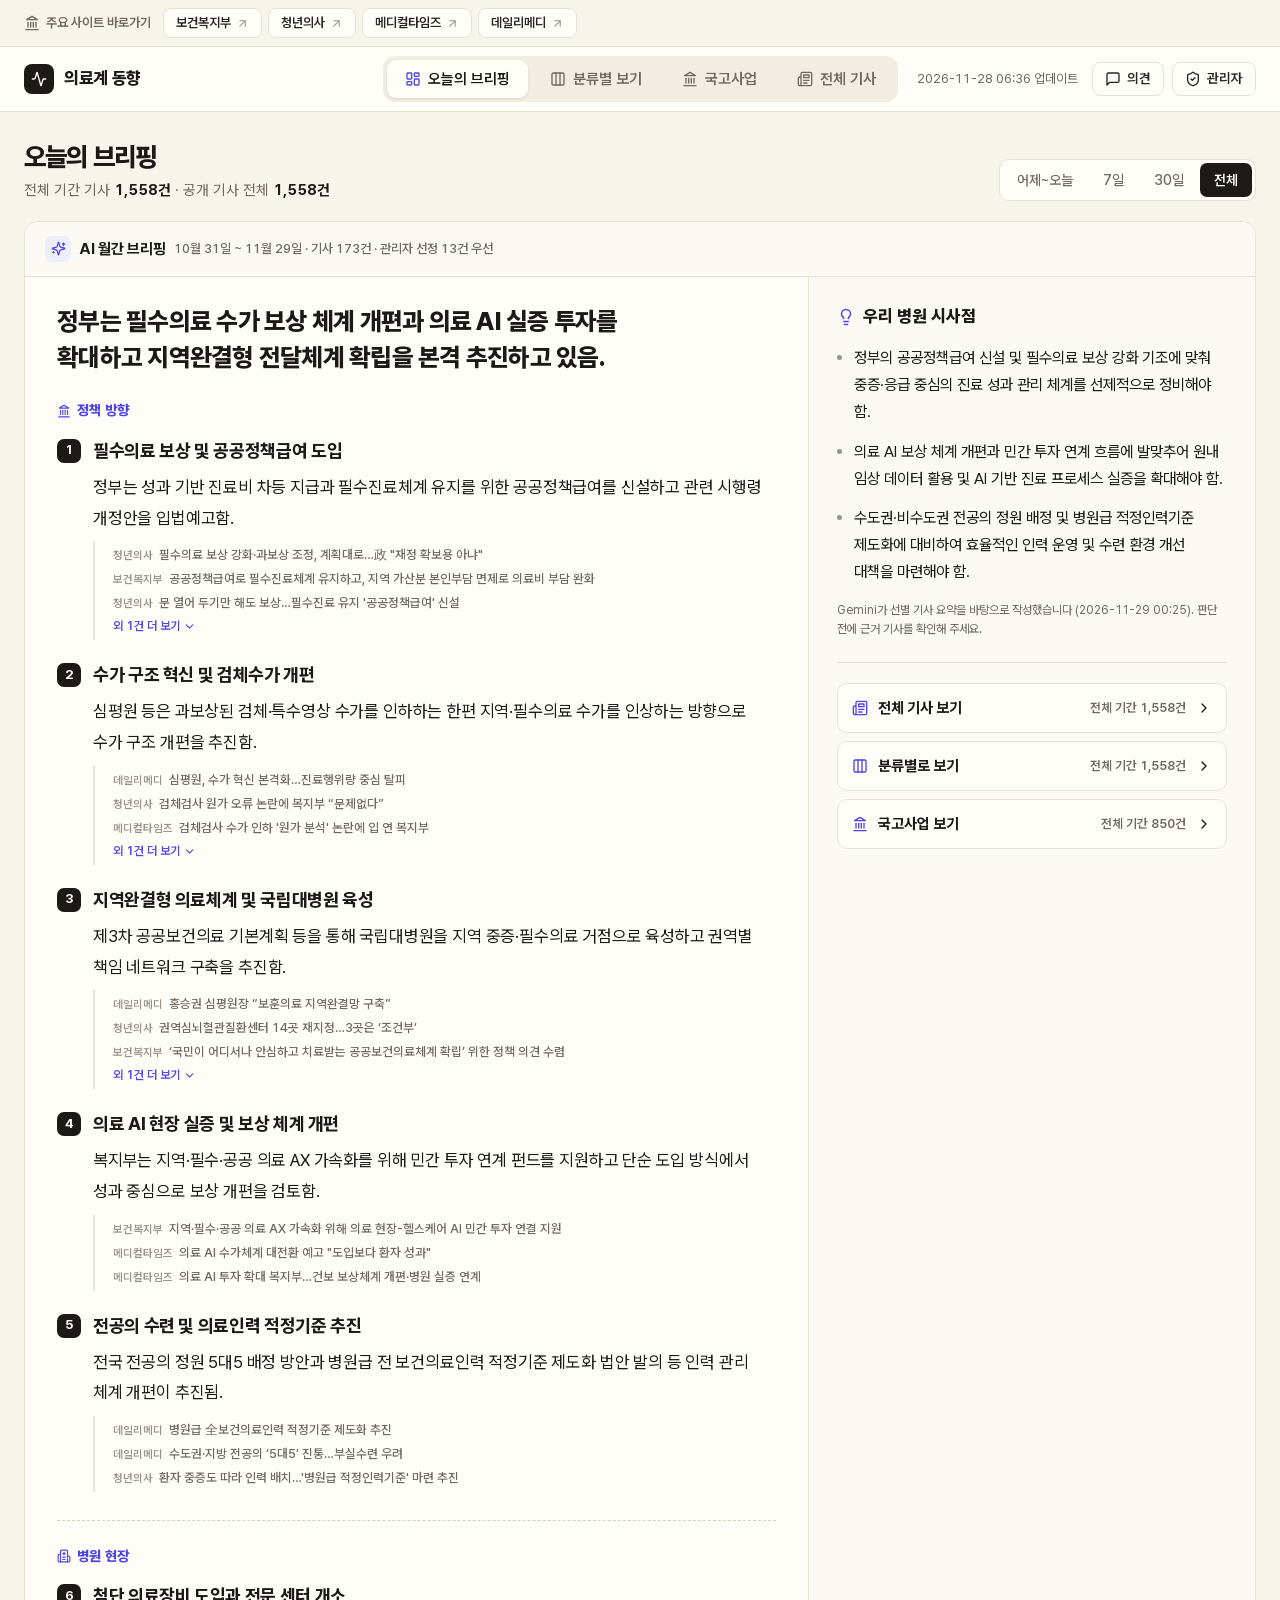
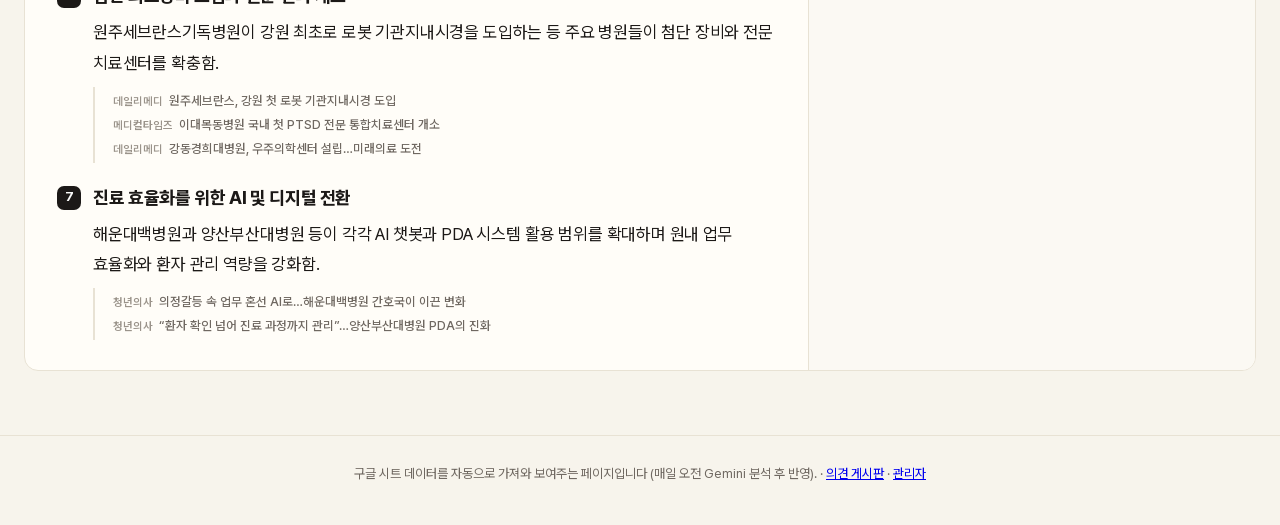
<file: index.html>
<!DOCTYPE html>
<html lang="ko">
<head>
<base target="_blank">
<meta charset="utf-8">
<meta name="viewport" content="width=device-width, initial-scale=1">
<meta name="color-scheme" content="light">
<title>의료계 동향</title>
<link rel="preload" href="assets/PretendardVariable.woff2" as="font" type="font/woff2" crossorigin>
<script src="assets/lucide.min.js"></script>
<style>
  /* 외부 CDN이 막힌 망에서도 보이도록 폰트·아이콘을 사이트에 함께 올림 */
  @font-face {
    font-family: "Pretendard Variable"; font-weight: 45 920; font-style: normal; font-display: swap;
    src: url("assets/PretendardVariable.woff2") format("woff2-variations");
  }

  /* 아이보리 톤 고정 (기기 다크 모드와 관계없이 밝게) + 포인트 색 1개(indigo) */
  :root {
    --background: #f7f4ec; --surface: #fbf9f3; --card: #fffdf8;
    --foreground: #1c1917; --heading: #1c1917; --body: #292524; --soft: #57534e; --muted: #6f6861; --faint: #9a938a;
    --border: #e8e2d4; --border-strong: #d8d0bd; --hover: #f2ede2;
    --primary: #1c1917; --primary-foreground: #fafaf9;
    --accent: #4f46e5; --accent-soft: #eceefb; --on-accent: #ffffff;
    --mark: #fef08a; --overlay: rgba(9, 9, 11, .4); --ring: #a1a1aa;
    --radius: 14px; --tb-h: 64px; --warn: #b45309; --warn-soft: #fdf3dc;
    color-scheme: light;
  }

  * { box-sizing: border-box; }
  body {
    margin: 0; background: var(--background); color: var(--foreground);
    font-family: "Pretendard Variable", Pretendard, -apple-system, "Malgun Gothic", sans-serif;
    font-size: 16px; line-height: 1.6; word-break: keep-all; overflow-wrap: break-word;
    -webkit-font-smoothing: antialiased; font-feature-settings: "tnum";
  }
  body.locked { overflow: hidden; }
  button { font: inherit; color: inherit; }
  [hidden] { display: none !important; }
  .lucide { width: 16px; height: 16px; stroke-width: 2; flex-shrink: 0; }
  .dash { max-width: 1440px; margin: 0 auto; padding: 0 24px; }
  .narrow { max-width: 760px; margin: 0 auto; padding: 0 16px; }
  .wide { max-width: 1080px; margin: 0 auto; padding: 0 24px; }
  #govIntro { max-width: 1080px; padding: 0 24px; }
  :focus-visible { outline: 2px solid var(--ring); outline-offset: 2px; }

  /* ---------- 주요 기관 바로가기 ---------- */
  .util { background: var(--background); border-bottom: 1px solid var(--border); }
  .util-in { display: flex; align-items: center; gap: 12px; min-height: 46px; }
  .util-label { display: inline-flex; align-items: center; gap: 6px; font-size: 13px; font-weight: 600; color: var(--muted); white-space: nowrap; }
  .util-links { display: flex; gap: 6px; overflow-x: auto; scrollbar-width: none; }
  .util-links::-webkit-scrollbar { display: none; }
  .qlink {
    display: inline-flex; align-items: center; gap: 5px; height: 30px; padding: 0 12px; border-radius: 8px;
    border: 1px solid var(--border); background: var(--card); font-size: 13px; font-weight: 600; color: var(--body);
    text-decoration: none; white-space: nowrap; transition: border-color .15s, color .15s;
  }
  .qlink:hover { border-color: var(--accent); color: var(--accent); }
  .qlink .lucide { width: 13px; height: 13px; color: var(--faint); }
  .qlink:hover .lucide { color: var(--accent); }

  /* 국고사업 탭 안내 */
  .gov-intro {
    display: flex; align-items: center; justify-content: space-between; gap: 12px; flex-wrap: wrap;
    margin-bottom: 14px; padding: 14px 16px; border-radius: 12px; border: 1px solid var(--border); background: var(--card);
  }
  .gov-intro p { margin: 0; display: flex; align-items: center; gap: 8px; font-size: 14px; color: var(--soft); }
  .gov-intro p .lucide { color: var(--accent); }
  .gov-intro p b { color: var(--heading); }
  .gov-only { display: inline-flex; align-items: center; gap: 6px; font-size: 13.5px; font-weight: 600; color: var(--soft); cursor: pointer; }
  .gov-only input { width: 16px; height: 16px; accent-color: var(--accent); }
  .dl { display: inline-flex; align-items: center; gap: 3px; margin-right: 8px; padding: 1px 7px 1px 5px; border-radius: 4px; font-size: 11.5px; font-weight: 700; white-space: nowrap; }
  .dl .lucide { width: 12px; height: 12px; }
  .dl.open { background: #e3f1e7; color: #1f6b3a; }
  .dl.soon { background: #fde7e3; color: #b42318; }
  .dl.plan { background: var(--accent-soft); color: var(--accent); }
  .dl.closed { background: var(--hover); color: var(--muted); }

  /* ---------- 상단 바 + 화면 탭 ---------- */
  .topbar { position: sticky; top: 0; z-index: 30; background: var(--card); border-bottom: 1px solid var(--border); }
  .tb { display: grid; grid-template-columns: 1fr auto 1fr; align-items: center; height: 64px; }
  .logo { display: flex; align-items: center; gap: 10px; font-weight: 800; font-size: 17px; letter-spacing: -0.02em; min-width: 0; }
  .logo-mark { width: 30px; height: 30px; border-radius: 8px; display: grid; place-items: center; background: var(--primary); color: var(--primary-foreground); flex-shrink: 0; }
  .vtabs { display: flex; gap: 4px; padding: 4px; border-radius: 12px; background: var(--hover); }
  .vtabs button {
    display: inline-flex; align-items: center; gap: 7px; height: 38px; padding: 0 18px; border: 0; border-radius: 9px;
    background: transparent; font-size: 15px; font-weight: 600; color: var(--muted); cursor: pointer; white-space: nowrap;
  }
  .vtabs button:hover { color: var(--foreground); }
  .vtabs button.on { background: var(--card); color: var(--heading); box-shadow: 0 1px 3px rgba(0,0,0,.1); }
  .vtabs button.on .lucide { color: var(--accent); }
  .tb-right { display: flex; align-items: center; justify-content: flex-end; gap: 8px; font-size: 13px; color: var(--muted); }
  .fb-link {
    display: inline-flex; align-items: center; gap: 6px; height: 34px; padding: 0 12px; margin-left: 6px; border-radius: 8px;
    border: 1px solid var(--border); background: var(--card); font-size: 13.5px; font-weight: 600; color: var(--body); text-decoration: none; white-space: nowrap;
  }
  .fb-link:hover { border-color: var(--accent); color: var(--accent); }
  .fb-link + .fb-link { margin-left: 0; }
  .r-fb { display: flex; align-items: center; justify-content: center; gap: 6px; margin-top: 10px; font-size: 13.5px; font-weight: 600; color: var(--muted); text-decoration: none; }
  .r-fb:hover { color: var(--accent); }
  .icon-btn {
    width: 36px; height: 36px; display: inline-grid; place-items: center; border-radius: 8px;
    border: 1px solid transparent; background: transparent; cursor: pointer; color: var(--soft);
  }
  .icon-btn:hover { background: var(--hover); color: var(--foreground); }
  .icon-btn:disabled { opacity: .35; cursor: default; background: transparent; }
  .icon-btn.loading .lucide { animation: spin 1s linear infinite; }
  @keyframes spin { to { transform: rotate(360deg); } }

  /* 화면 제목 + 기간 */
  .subbar { display: flex; align-items: flex-end; justify-content: space-between; gap: 16px; flex-wrap: wrap; padding-top: 28px; padding-bottom: 20px; }
  .subbar h1 { margin: 0; font-size: 26px; line-height: 1.3; font-weight: 800; letter-spacing: -0.03em; color: var(--heading); }
  .subbar p { margin: 4px 0 0; font-size: 14.5px; color: var(--muted); }
  .subbar p b { color: var(--heading); }
  .seg { display: inline-flex; padding: 3px; gap: 2px; border-radius: 10px; background: var(--card); border: 1px solid var(--border); flex-shrink: 0; }
  .seg button {
    height: 34px; padding: 0 14px; border: 0; border-radius: 7px; background: transparent; cursor: pointer;
    font-size: 14px; font-weight: 500; color: var(--muted);
  }
  .seg button.on { background: var(--primary); color: var(--primary-foreground); font-weight: 600; }

  /* 공통 카드 */
  .card { background: var(--card); border: 1px solid var(--border); border-radius: var(--radius); padding: 18px 20px; min-width: 0; }
  .card-head { display: flex; align-items: baseline; justify-content: space-between; gap: 8px; margin-bottom: 12px; }
  .card-head h2 { display: flex; align-items: center; gap: 8px; margin: 0; font-size: 16px; font-weight: 700; color: var(--heading); }
  .card-head h2 .dot { width: 8px; height: 8px; border-radius: 2px; background: var(--accent); }
  .card-head span { font-size: 13px; color: var(--muted); white-space: nowrap; }
  .more-link { display: inline-flex; align-items: center; gap: 2px; margin-top: 10px; padding: 4px 0; border: 0; background: none; font-size: 13px; font-weight: 600; color: var(--muted); cursor: pointer; }
  .more-link:hover { color: var(--accent); }
  .more-link .lucide { width: 14px; height: 14px; }

  /* 기사 한 줄 (패널·열 공통) */
  .pi { display: block; width: 100%; text-align: left; padding: 10px 0; border: 0; border-top: 1px solid var(--border); background: none; cursor: pointer; }
  .pi:first-child { border-top: 0; padding-top: 2px; }
  .pi-meta { display: flex; align-items: center; gap: 6px; font-size: 12.5px; color: var(--muted); margin-bottom: 3px; }
  .pi-rv { padding: 0 5px; border-radius: 4px; font-size: 11px; font-weight: 700; line-height: 18px; background: var(--warn-soft); color: var(--warn); }
  .pi-title {
    display: -webkit-box; -webkit-line-clamp: 2; -webkit-box-orient: vertical; overflow: hidden;
    font-size: 15px; line-height: 1.5; font-weight: 650; letter-spacing: -0.01em; color: var(--heading);
  }
  .pi:hover .pi-title { color: var(--accent); }
  .pi.read .pi-title { color: var(--muted); font-weight: 500; }

  /* ---------- 오늘의 브리핑 ---------- */
  .brief { display: grid; grid-template-columns: minmax(0, 1fr) minmax(0, 1.25fr) minmax(0, 1fr); gap: 16px; align-items: stretch; }
  .brief.solo { grid-template-columns: minmax(0, 640px); justify-content: center; }
  .side { display: flex; flex-direction: column; gap: 16px; min-width: 0; }
  .side .card { flex: 1; }
  .panel-count { font-size: 13px; color: var(--muted); }
  .panel-count b { font-size: 15px; color: var(--accent); }
  .cloud-card { display: flex; flex-direction: column; }
  .cloud-note { margin: auto 0 0; padding-top: 12px; font-size: 12.5px; color: var(--muted); }
  .cloud-card .bar-row { grid-template-columns: 110px minmax(0, 1fr) 32px; }

  /* AI 데일리 브리핑 */
  .ai { margin-bottom: 16px; padding: 0; overflow: clip; }  /* hidden 이면 시사점 고정(sticky)이 안 됨 */
  .ai-head { display: flex; align-items: center; justify-content: space-between; gap: 12px; flex-wrap: wrap; padding: 14px 20px; border-bottom: 1px solid var(--border); background: var(--surface); }
  .ai-label { display: flex; align-items: center; flex-wrap: wrap; gap: 4px 8px; font-size: 15px; font-weight: 700; color: var(--heading); }
  .ai-label .ai-mark { width: 26px; height: 26px; border-radius: 7px; display: grid; place-items: center; background: var(--accent-soft); color: var(--accent); }
  .ai-label .ai-mark .lucide { width: 15px; height: 15px; }
  .ai-label small { font-size: 13px; font-weight: 500; color: var(--muted); }
  .ai-tools { display: flex; align-items: center; gap: 8px; }
  .ai-sec + .ai-sec { margin-top: 28px; padding-top: 24px; border-top: 1px dashed var(--border-strong); }
  .ai-sec-name { display: flex; align-items: center; gap: 6px; margin: 0 0 16px; font-size: 14px; font-weight: 800; color: var(--accent); letter-spacing: .02em; }
  .ai-sec-name .lucide { width: 14px; height: 14px; }
  .ai-main { counter-reset: ai; }
  .ai-main .ai-points { counter-reset: none; }
  .ai-nav { display: flex; align-items: center; gap: 2px; font-size: 13px; color: var(--muted); }
  .ai-nav .icon-btn { width: 30px; height: 30px; }
  .ai-body { display: grid; grid-template-columns: minmax(0, 1.75fr) minmax(320px, 1fr); }
  .ai-main { padding: 26px 32px 30px; min-width: 0; }
  .ai-headline { margin: 0 0 24px; font-size: 25px; line-height: 1.45; font-weight: 800; letter-spacing: -0.03em; color: var(--heading); text-wrap: balance; }
  .ai-points { display: grid; grid-template-columns: minmax(0, 1fr); gap: 22px; margin: 0; padding: 0; list-style: none; counter-reset: ai; }
  .ai-points li { counter-increment: ai; position: relative; padding-left: 36px; min-width: 0; }
  .ai-points li::before {
    content: counter(ai); position: absolute; left: 0; top: 1px; width: 24px; height: 24px; border-radius: 7px;
    display: grid; place-items: center; background: var(--primary); color: var(--primary-foreground); font-size: 13px; font-weight: 700;
  }
  .ai-points h3 { margin: 0; font-size: 18px; line-height: 1.45; font-weight: 750; letter-spacing: -0.02em; color: var(--heading); }
  .ai-points p { margin: 8px 0 0; font-size: 17px; line-height: 1.8; color: var(--heading); letter-spacing: -0.01em; }
  /* 근거 기사: 본문이 잘 보이도록 작고 옅게 */
  .ai-refs { display: grid; gap: 0; margin-top: 8px; padding: 2px 0 2px 12px; border-left: 2px solid var(--border); }
  .ai-ref {
    display: grid; grid-template-columns: auto minmax(0, 1fr); align-items: baseline; gap: 6px; width: 100%;
    padding: 2px 6px; border: 0; border-radius: 5px; background: none; text-align: left; cursor: pointer;
  }
  .ai-ref:hover { background: var(--hover); }
  .ai-ref .src { font-size: 11px; font-weight: 600; color: var(--faint); white-space: nowrap; }
  .ai-ref .t { font-size: 12.5px; line-height: 1.6; font-weight: 500; color: var(--muted); overflow: hidden; text-overflow: ellipsis; white-space: nowrap; }
  .ai-ref:hover .t { color: var(--accent); }
  .ai-ref.extra { display: none; }
  .ai-refs.open .ai-ref.extra { display: grid; }
  .ai-refs.open .ai-more { display: none; }
  .ai-more {
    display: inline-flex; align-items: center; gap: 3px; justify-self: start; margin: 0; padding: 2px 6px; border: 0; border-radius: 5px;
    background: none; font-size: 12px; font-weight: 600; color: var(--accent); cursor: pointer;
  }
  .ai-more:hover { background: var(--accent-soft); }
  .ai-more .lucide { width: 13px; height: 13px; }
  .ai-side { padding: 26px 28px 30px; border-left: 1px solid var(--border); background: var(--surface); min-width: 0; }
  .ai-side-in { position: sticky; top: calc(var(--tb-h) + 20px); }
  .ai-side h3 { display: flex; align-items: center; gap: 8px; margin: 0 0 14px; font-size: 17px; font-weight: 800; color: var(--heading); }
  .ai-side h3 .lucide { width: 18px; height: 18px; }
  .ai-side h3 .lucide { color: var(--accent); }
  .ai-side ul { margin: 0; padding-left: 1.1em; font-size: 15.5px; line-height: 1.75; color: var(--heading); }
  .ai-side li { margin-bottom: 12px; }
  .ai-side li::marker { color: var(--faint); }
  .ai-note { margin: 16px 0 0; font-size: 12px; line-height: 1.6; color: var(--muted); }
  /* 다른 화면으로 넘어가는 버튼 */
  .ai-go { display: grid; gap: 8px; margin-top: 22px; padding-top: 20px; border-top: 1px solid var(--border); }
  .ai-go button {
    display: flex; align-items: center; gap: 10px; width: 100%; padding: 12px 14px; border-radius: 10px; border: 1px solid var(--border);
    background: var(--card); text-align: left; cursor: pointer; font-size: 15px; font-weight: 700; color: var(--heading);
  }
  .ai-go button:hover { border-color: var(--accent); color: var(--accent); }
  .ai-go button .lucide:first-child { color: var(--accent); }
  .ai-go button span { flex: 1; }
  .ai-go button small { font-size: 12.5px; font-weight: 600; color: var(--muted); }
  .go-only { display: flex; gap: 8px; flex-wrap: wrap; justify-content: center; margin: 8px 0 0; }

  /* ---------- 분류별 보기 ---------- */
  .ccols { display: grid; grid-template-columns: repeat(3, minmax(0, 1fr)); gap: 16px; }
  /* 분류별 보기 목록은 제목만: 한 줄에 한 기사, 마우스를 올리면 날짜·출처 */
  .ccol-list .pi { padding: 8px 0; }
  .ccol-list .pi-title { -webkit-line-clamp: 1; font-size: 14.5px; font-weight: 600; }
  .ccol-list .pi-rv { margin-right: 6px; vertical-align: 1px; }
  .ccol { display: flex; flex-direction: column; }
  .ccol-name { display: inline-flex; align-items: center; gap: 4px; padding: 0; border: 0; background: none; font-size: 16px; font-weight: 700; color: var(--heading); cursor: pointer; }
  .ccol-name:hover { color: var(--accent); }
  .ccol-name .lucide { width: 15px; height: 15px; color: var(--faint); }
  .ccol-num { margin-top: 6px; font-size: 14px; color: var(--muted); }
  .ccol-num b { font-size: 32px; line-height: 1.1; font-weight: 800; letter-spacing: -0.03em; color: var(--heading); margin-right: 2px; }
  .share { height: 6px; margin: 10px 0 14px; border-radius: 3px; background: var(--hover); overflow: hidden; }
  .share span { display: block; height: 100%; border-radius: 0 3px 3px 0; background: var(--accent); }
  .ccol-list { max-height: 360px; overflow-y: auto; margin-right: -8px; padding-right: 8px; scrollbar-width: thin; }
  .bottom { display: grid; grid-template-columns: minmax(0, 1fr) minmax(0, 1.4fr) minmax(0, 1fr); gap: 16px; margin-top: 16px; }

  /* 가로 막대 (키워드·출처) */
  .bar-row {
    display: grid; grid-template-columns: 96px minmax(0, 1fr) 32px; align-items: center; gap: 10px;
    width: 100%; padding: 6px 8px; margin: 0 -8px; border: 0; border-radius: 6px; background: none; cursor: pointer; text-align: left;
  }
  .bar-row:hover { background: var(--hover); }
  /* 키워드는 2~3단어 구문이라 이름 칸을 넓게 */
  #kwBars .bar-row { grid-template-columns: minmax(0, 1.25fr) minmax(0, 1fr) 32px; }
  .bar-label { font-size: 14px; font-weight: 500; color: var(--body); overflow: hidden; text-overflow: ellipsis; white-space: nowrap; }
  .bar-track { display: block; }
  .bar-fill { display: block; height: 8px; min-width: 2px; border-radius: 0 4px 4px 0; background: var(--accent); }
  .bar-val { font-size: 13px; color: var(--muted); text-align: right; }

  /* 세로 막대 (일자별) */
  .trend { position: relative; height: 230px; margin-left: 26px; }
  .gl { position: absolute; left: 0; right: 0; border-top: 1px solid var(--border); }
  .gl span { position: absolute; left: -26px; top: -9px; width: 20px; text-align: right; font-size: 11.5px; color: var(--faint); }
  .tcols { position: absolute; inset: 0; display: flex; align-items: flex-end; gap: 2px; }
  .tcol { flex: 1; height: 100%; display: flex; align-items: flex-end; justify-content: center; border-radius: 4px; }
  .tcol:hover { background: var(--hover); }
  .tcol span { width: 100%; max-width: 22px; border-radius: 4px 4px 0 0; background: var(--accent); }
  .tx { display: flex; gap: 2px; margin: 6px 0 0 26px; }
  .tx span { flex: 1; text-align: center; font-size: 11.5px; color: var(--faint); white-space: nowrap; overflow: visible; }

  /* ---------- 전체 기사 ---------- */
  .toolbar { position: sticky; top: var(--tb-h); z-index: 20; background: var(--background); padding: 4px 0 10px; }
  .toolbar.stuck { box-shadow: 0 1px 0 var(--border); }
  .tabs {
    display: flex; gap: 8px; flex-wrap: nowrap; overflow-x: auto; scrollbar-width: none; padding-bottom: 2px;
    -webkit-mask-image: linear-gradient(to right, #000 calc(100% - 32px), transparent);
            mask-image: linear-gradient(to right, #000 calc(100% - 32px), transparent);
  }
  .tabs::-webkit-scrollbar { display: none; }
  .tab { flex-shrink: 0; }
  .tab {
    height: 36px; padding: 0 16px; border-radius: 999px; border: 1px solid var(--border); background: var(--card);
    font-size: 14px; font-weight: 600; color: var(--soft); cursor: pointer; white-space: nowrap;
  }
  .tab:hover { border-color: var(--border-strong); color: var(--foreground); }
  .tab .n { margin-left: 5px; font-weight: 500; color: var(--faint); }
  .tab.on { background: var(--primary); border-color: var(--primary); color: var(--primary-foreground); }
  .tab.on .n { color: inherit; opacity: .6; }
  .tool-row { display: flex; gap: 8px; margin-top: 12px; }
  .search { position: relative; display: block; flex: 1; min-width: 0; max-width: 560px; }
  .search .lucide { position: absolute; left: 12px; top: 50%; transform: translateY(-50%); color: var(--faint); }
  .search input {
    width: 100%; height: 42px; padding: 0 12px 0 38px; border-radius: 10px; border: 1px solid var(--border);
    background: var(--card); color: var(--foreground); font: inherit; font-size: 15px;
  }
  .search input::placeholder { color: var(--faint); }
  .search input::-webkit-search-cancel-button { display: none; }
  .result { display: flex; align-items: center; justify-content: space-between; min-height: 32px; margin-top: 8px; font-size: 14px; color: var(--muted); }
  .result b { color: var(--foreground); }
  .link-btn { display: inline-flex; align-items: center; gap: 4px; border: 0; background: none; padding: 4px 6px; border-radius: 6px; font-size: 13px; color: var(--soft); cursor: pointer; }
  .link-btn:hover { background: var(--hover); color: var(--foreground); }
  .link-btn .lucide { width: 14px; height: 14px; }
  .day { display: flex; align-items: baseline; gap: 8px; margin: 32px 0 12px; font-size: 15px; font-weight: 700; color: var(--heading); }
  .day .rel { font-size: 13px; font-weight: 700; color: var(--accent); }
  .day .cnt { margin-left: auto; font-size: 13px; font-weight: 500; color: var(--faint); }
  #newsList { display: grid; grid-template-columns: minmax(0, 1fr); gap: 8px; }
  #newsList > .day { margin: 24px 0 4px; }
  #newsList > .day:first-child { margin-top: 8px; }
  .news {
    display: grid; grid-template-columns: minmax(0, 1fr) auto; gap: 16px; padding: 14px 18px; align-items: start;
    background: var(--card); border: 1px solid var(--border); border-radius: var(--radius); transition: border-color .15s, box-shadow .15s;
  }
  .news { cursor: pointer; }
  .news:hover { border-color: var(--border-strong); box-shadow: 0 4px 16px -8px rgba(0,0,0,.12); }
  .news:hover .title span { color: var(--accent); }
  .news.is-review { border-left: 3px solid var(--warn); padding-left: 16px; }
  .news-side { display: flex; flex-direction: column; align-items: flex-end; gap: 8px; padding-top: 2px; }
  .thumb {
    position: relative; display: block; aspect-ratio: 1 / 1; border-radius: 10px; overflow: hidden; background: var(--hover);
    align-self: start;
  }
  .thumb img { position: absolute; inset: 0; z-index: 1; width: 100%; height: 100%; object-fit: cover; display: block; background: var(--hover); }
  .thumb-ph {
    position: absolute; inset: 0; display: flex; flex-direction: column; align-items: center; justify-content: center; gap: 8px;
    padding: 8px; background: var(--ph-bg, var(--hover)); color: var(--ph-fg, var(--muted)); font-size: 12.5px; font-weight: 800; letter-spacing: -0.01em; text-align: center; line-height: 1.3;
  }
  .thumb-ph .lucide { width: 24px; height: 24px; stroke-width: 1.6; }
  .news-body { display: flex; flex-direction: column; min-width: 0; }
  .meta { display: flex; align-items: center; flex-wrap: wrap; gap: 4px 0; font-size: 12.5px; color: var(--muted); }
  .meta .m + .m::before { content: "·"; margin: 0 7px; color: var(--faint); }
  .meta .cat { font-weight: 700; color: var(--accent); }
  .new {
    margin-right: 8px; padding: 1px 6px; border-radius: 4px; font-size: 11px; font-weight: 800; letter-spacing: .03em;
    background: var(--accent); color: var(--on-accent);
  }
  .review {
    display: inline-flex; align-items: center; gap: 3px; margin-right: 8px; padding: 1px 7px 1px 5px; border-radius: 4px;
    font-size: 11.5px; font-weight: 700; background: var(--warn-soft); color: var(--warn);
  }
  .review .lucide { width: 12px; height: 12px; }
  .news .title { margin: 5px 0 0; font-size: 16.5px; line-height: 1.45; font-weight: 750; letter-spacing: -0.025em; }
  .news .title span {
    color: var(--heading);
    display: -webkit-box; -webkit-line-clamp: 2; -webkit-box-orient: vertical; overflow: hidden;
  }
  .news .summary {
    margin: 4px 0 0; font-size: 14px; line-height: 1.6; color: var(--soft);
    display: -webkit-box; -webkit-line-clamp: 2; -webkit-box-orient: vertical; overflow: hidden;
  }
  .news-foot { margin-top: 8px; }
  .orig {
    display: inline-flex; align-items: center; gap: 3px; flex-shrink: 0; margin-left: auto; height: 28px; padding: 0 10px; border-radius: 7px;
    border: 1px solid var(--border); font-size: 12.5px; font-weight: 600; color: var(--soft); text-decoration: none; background: var(--card);
  }
  .orig:hover { border-color: var(--accent); color: var(--accent); }
  .orig .lucide { width: 13px; height: 13px; }
  .rel { min-width: 0; display: grid; gap: 2px; font-size: 13px; color: var(--muted); }
  .rel-h { font-weight: 700; color: var(--soft); }
  .rel button { display: block; max-width: 100%; padding: 0; border: 0; background: none; text-align: left; cursor: pointer; color: var(--soft); overflow: hidden; text-overflow: ellipsis; white-space: nowrap; }
  .rel button b { font-weight: 700; color: var(--muted); margin-right: 6px; }
  .rel button:hover { color: var(--accent); }
  .btn.btn-sm { height: 32px; padding: 0 12px; font-size: 13px; border-radius: 8px; text-decoration: none; color: var(--foreground); }
  .btn.btn-dark { background: var(--primary); border-color: var(--primary); color: var(--primary-foreground); }
  .btn.btn-dark:hover { background: var(--primary); opacity: .88; }
  .news.read .title span { color: var(--muted); font-weight: 600; }
  .news.read .summary { color: var(--faint); }
  .news.read .thumb img { opacity: .6; }

  /* ---------- 읽기 패널 ---------- */
  .overlay { position: fixed; inset: 0; z-index: 40; background: var(--overlay); opacity: 0; visibility: hidden; transition: opacity .2s, visibility .2s; }
  .sheet {
    position: fixed; top: 0; right: 0; bottom: 0; z-index: 50; width: min(680px, 100%);
    background: var(--card); border-left: 1px solid var(--border); display: flex; flex-direction: column;
    transform: translateX(100%); visibility: hidden; transition: transform .25s ease, visibility .25s;
  }
  body.reading .overlay { opacity: 1; visibility: visible; }
  body.reading .sheet { transform: none; visibility: visible; }
  .sheet-bar { display: flex; align-items: center; justify-content: space-between; height: 56px; padding: 0 12px 0 16px; border-bottom: 1px solid var(--border); flex-shrink: 0; }
  .pager { display: flex; align-items: center; gap: 2px; font-size: 13px; color: var(--muted); }
  .pager span { min-width: 64px; text-align: center; }
  .sheet-body:focus { outline: none; }
  .sheet-body { overflow-y: auto; padding: 36px 40px 56px; overscroll-behavior: contain; }
  .r-title { margin: 12px 0 0; font-size: 26px; line-height: 1.4; font-weight: 800; letter-spacing: -0.03em; color: var(--heading); }
  .r-date { display: flex; align-items: center; gap: 6px; margin-top: 12px; font-size: 14px; color: var(--muted); }
  .r-date .lucide { width: 14px; height: 14px; }
  .r-date span { display: inline-flex; align-items: center; gap: 6px; }
  .r-rule { height: 1px; background: var(--border); margin: 24px 0 28px; border: 0; }
  .prose { font-size: 17px; line-height: 1.85; color: var(--body); letter-spacing: -0.003em; max-width: 64ch; }
  .prose p { margin: 0 0 1.05em; }
  .prose ul, .prose ol { margin: 0 0 1.05em; padding-left: 1.3em; }
  .prose li { margin: 0 0 .45em; padding-left: .2em; }
  .prose li::marker { color: var(--faint); }
  .prose strong { color: var(--heading); font-weight: 700; }
  .prose > :last-child { margin-bottom: 0; }
  .kw { display: flex; flex-wrap: wrap; gap: 6px; margin-top: 24px; }
  .kw span { padding: 3px 10px; border-radius: 999px; background: var(--hover); font-size: 13px; color: var(--soft); }
  .fields { margin: 28px 0 0; padding: 16px 20px; border-radius: 10px; background: var(--surface); border: 1px solid var(--border); font-size: 14px; }
  .fields div { display: flex; gap: 16px; padding: 4px 0; }
  .fields dt { width: 72px; flex-shrink: 0; color: var(--muted); }
  .fields dd { margin: 0; color: var(--body); }
  .cta {
    display: flex; align-items: center; justify-content: center; gap: 8px; height: 48px; margin-top: 32px; border-radius: 10px;
    background: var(--primary); color: var(--primary-foreground); font-size: 15px; font-weight: 600; text-decoration: none;
  }
  .cta:hover { opacity: .9; }
  .hint { margin-top: 14px; text-align: center; font-size: 12.5px; color: var(--faint); }
  .hint kbd { font: inherit; padding: 0 5px; border: 1px solid var(--border); border-radius: 4px; background: var(--surface); }

  /* ---------- 상태·기타 ---------- */
  .tip {
    position: fixed; z-index: 60; transform: translate(-50%, calc(-100% - 8px)); padding: 6px 10px; border-radius: 8px;
    background: var(--primary); color: var(--primary-foreground); font-size: 13px; font-weight: 600; white-space: pre; max-width: min(560px, 92vw); overflow: hidden; text-overflow: ellipsis;
    pointer-events: none; opacity: 0; transition: opacity .1s;
  }
  .tip.show { opacity: 1; }
  .notice { display: flex; gap: 10px; align-items: flex-start; margin-top: 20px; padding: 12px 14px; border-radius: 10px; background: var(--accent-soft); color: var(--accent); font-size: 14px; }
  .notice .lucide { margin-top: 3px; }
  .state { text-align: center; padding: 64px 16px; color: var(--muted); }
  .state.sm { padding: 24px 8px; font-size: 14px; }
  .state .lucide { width: 36px; height: 36px; stroke-width: 1.5; margin-bottom: 12px; color: var(--faint); }
  .state h3 { margin: 0 0 6px; font-size: 16px; color: var(--heading); }
  .state p { margin: 0 0 18px; font-size: 14px; }
  .btn { display: inline-flex; align-items: center; gap: 6px; height: 38px; padding: 0 16px; border-radius: 10px; border: 1px solid var(--border); background: var(--card); font-size: 14px; font-weight: 600; cursor: pointer; }
  .btn:hover { background: var(--hover); }
  .more { display: flex; margin: 20px auto 0; }
  footer { margin-top: 64px; padding: 28px 16px 40px; border-top: 1px solid var(--border); text-align: center; font-size: 13px; color: var(--muted); }
  mark { background: var(--mark); color: inherit; border-radius: 2px; padding: 0 1px; }

  @media (prefers-reduced-motion: reduce) { .sheet, .overlay { transition: none; } }
  @media (max-width: 1100px) {
    .ccols { grid-template-columns: repeat(2, minmax(0, 1fr)); }
    .brief { grid-template-columns: minmax(0, 1fr) minmax(0, 1fr); }
    .brief .cloud-card { grid-column: 1 / -1; }
    .bottom { grid-template-columns: minmax(0, 1fr) minmax(0, 1fr); }
    .bottom > :nth-child(2) { grid-column: 1 / -1; order: -1; }
  }
  @media (max-width: 760px) {
    .ccols { grid-template-columns: minmax(0, 1fr); }
    .dash { padding: 0 16px; }
    .tb { grid-template-columns: 1fr auto; height: auto; padding-top: 10px; padding-bottom: 10px; row-gap: 10px; }
    .vtabs { grid-column: 1 / -1; grid-row: 2; }
    .vtabs button { flex: 1; justify-content: center; padding: 0 4px; font-size: 13.5px; }
    .vtabs button .lucide { display: none; }
    .util-label span { display: none; }
    .tb-right .updated { display: none; }
    .admin-link { width: 34px; padding: 0; justify-content: center; }
    .admin-link span { display: none; }
    .subbar h1 { font-size: 22px; }
    .seg { width: 100%; }
    .seg button { flex: 1; }
    .tool-row { flex-direction: column; }
    .brief, .bottom { grid-template-columns: minmax(0, 1fr); }
    .ai-body { grid-template-columns: minmax(0, 1fr); }
    .ai-side { border-left: 0; border-top: 1px solid var(--border); }
    .ai-head, .ai-main, .ai-side { padding-left: 16px; padding-right: 16px; }
    .ai-headline { font-size: 20px; }
    .ai-points h3 { font-size: 16.5px; }
    .ai-points p { font-size: 16px; }
    .tabs { margin: 0 -16px; padding: 0 16px; }
    .wide { padding: 0 16px; }
    #govIntro { padding: 0 16px; }
    .news { grid-template-columns: minmax(0, 1fr); gap: 8px; padding: 12px 14px; }
    .news-side { flex-direction: row; justify-content: flex-end; }
    .news .title { font-size: 16px; }
    .sheet { border-left: 0; }
    .sheet-body { padding: 28px 20px 48px; }
    .r-title { font-size: 23px; }
    .prose { font-size: 16.5px; }
    .hint { display: none; }
  }
</style>
</head>
<body>
<!-- 주요 사이트 바로가기: 바꾸려면 아래 a 태그의 주소·이름만 수정 -->
<div class="util">
  <div class="dash util-in">
    <span class="util-label"><i data-lucide="landmark"></i><span>주요 사이트 바로가기</span></span>
    <nav class="util-links" aria-label="주요 사이트 바로가기">
      <a class="qlink" href="https://www.mohw.go.kr" rel="noopener">보건복지부<i data-lucide="arrow-up-right"></i></a>
      <a class="qlink" href="https://www.docdocdoc.co.kr" rel="noopener">청년의사<i data-lucide="arrow-up-right"></i></a>
      <a class="qlink" href="https://www.medicaltimes.com" rel="noopener">메디컬타임즈<i data-lucide="arrow-up-right"></i></a>
      <a class="qlink" href="https://www.dailymedi.com" rel="noopener">데일리메디<i data-lucide="arrow-up-right"></i></a>
    </nav>
  </div>
</div>

<header class="topbar" id="topbar">
  <div class="dash tb">
    <div class="logo"><span class="logo-mark"><i data-lucide="activity"></i></span><span id="brand">의료계 동향</span></div>
    <nav class="vtabs" id="vtabs" role="tablist" aria-label="화면">
      <button type="button" role="tab" data-view="brief"><i data-lucide="layout-dashboard"></i>오늘의 브리핑</button>
      <button type="button" role="tab" data-view="cats"><i data-lucide="columns-3"></i>분류별 보기</button>
      <button type="button" role="tab" data-view="gov"><i data-lucide="landmark"></i>국고사업</button>
      <button type="button" role="tab" data-view="list"><i data-lucide="newspaper"></i>전체 기사</button>
    </nav>
    <div class="tb-right">
      <span class="updated" id="updated"></span>
      <a class="fb-link" href="feedback.html" target="_self"><i data-lucide="message-square"></i><span>의견</span></a>
      <a class="fb-link admin-link" href="admin.html" target="_self" title="관리자 페이지" aria-label="관리자 페이지"><i data-lucide="shield-check"></i><span>관리자</span></a>
    </div>
  </div>
</header>

<div class="dash" id="notice"></div>

<div class="dash subbar">
  <div>
    <h1 id="vTitle">오늘의 브리핑</h1>
    <p id="vDesc">데이터를 불러오는 중입니다</p>
  </div>
  <div class="seg" id="period" role="group" aria-label="기간">
    <button type="button" data-period="today" title="어제와 오늘 보도된 기사">어제~오늘</button>
    <button type="button" data-period="7">7일</button>
    <button type="button" data-period="30">30일</button>
    <button type="button" data-period="all">전체</button>
  </div>
</div>

<main>
  <!-- 오늘의 브리핑: 가운데 키워드, 양옆 분류 패널 -->
  <section class="dash view" id="v-brief">
    <div id="aiBrief"></div>
  </section>

  <!-- 분류별 보기: 분류 열 + 하단 3분할 -->
  <section class="dash view" id="v-cats" hidden>
    <div class="ccols" id="ccols"></div>
    <div class="bottom">
      <div class="card"><div class="card-head"><h2><span class="dot"></span>키워드 TOP 10</h2><span id="kwSub">기사 수</span></div><div id="kwBars"></div></div>
      <div class="card"><div class="card-head"><h2><span class="dot"></span>일자별 기사 수</h2><span id="trendSub"></span></div><div id="trend"></div></div>
      <div class="card"><div class="card-head"><h2><span class="dot"></span>출처별 기사 수</h2><span>상위 8곳</span></div><div id="srcBars"></div></div>
    </div>
  </section>

  <!-- 전체 기사: 훑어보는 목록 -->
  <section class="view" id="v-list" hidden>
    <div class="narrow" id="govIntro" hidden>
      <div class="gov-intro">
        <p><i data-lucide="landmark"></i><span id="govMsg">보건복지부 보도자료·사업 공고 등 복지부 관련 자료만 모았습니다</span></p>
        <label class="gov-only"><input type="checkbox" id="openOnly">접수 중인 공고만 보기</label>
        <a class="btn btn-sm" href="https://www.mohw.go.kr" rel="noopener">보건복지부 홈페이지<i data-lucide="arrow-up-right"></i></a>
      </div>
    </div>
    <div class="toolbar" id="toolbar">
      <div class="wide">
        <div class="tabs" id="tabs" role="tablist" aria-label="분류"></div>
        <div class="tool-row">
          <label class="search">
            <i data-lucide="search"></i>
            <input type="search" id="q" placeholder="제목, 요약, 출처 검색  ( / )" aria-label="검색" autocomplete="off">
          </label>
        </div>
        <div class="result" id="result"></div>
      </div>
    </div>
    <div class="wide" id="newsList"></div>
  </section>
</main>

<footer>구글 시트 데이터를 자동으로 가져와 보여주는 페이지입니다 (매일 오전 Gemini 분석 후 반영). · <a href="feedback.html" target="_self">의견 게시판</a> · <a href="admin.html" target="_self">관리자</a></footer>

<div class="tip" id="tip" role="tooltip"></div>
<div class="overlay" id="overlay"></div>
<aside class="sheet" id="sheet" role="dialog" aria-modal="true" aria-labelledby="rTitle">
  <div class="sheet-bar">
    <div class="pager">
      <button class="icon-btn" id="prev" type="button" aria-label="이전 기사"><i data-lucide="chevron-left"></i></button>
      <span id="pos"></span>
      <button class="icon-btn" id="next" type="button" aria-label="다음 기사"><i data-lucide="chevron-right"></i></button>
    </div>
    <button class="icon-btn" id="close" type="button" aria-label="닫기"><i data-lucide="x"></i></button>
  </div>
  <div class="sheet-body" id="reader" tabindex="-1"></div>
</aside>

<script>
  // 시트 머리글 이름으로 열의 역할을 자동 판별함. 머리글이 다르면 여기에 단어를 추가.
  const RULES = {
    collected: /수집/i,
    date:     /보도|게재|발행|날짜|일자|등록일|date/i,
    title:    /제목|헤드라인|기사명|title|headline/i,
    status:   /선별|판정|상태|status/i,
    progress: /진행/i,
    image:    /이미지|썸네일|사진|image|thumb/i,
    keywords: /키워드|해시태그|태그|keyword|tag/i,
    category: /분류|카테고리|구분|유형|주제|category/i,
    source:   /출처|언론|매체|source|media|publisher/i,
    link:     /링크|url|주소|원문|link/i,
    summary:  /요약|내용|본문|summary|content/i,
  };
  const VIEWS = {
    brief: { title: '오늘의 브리핑' },
    cats:  { title: '분류별 보기' },
    gov:   { title: '국고사업' },
    list:  { title: '전체 기사' },
  };
  const PAGE = 60;
  const WEEK = ['일요일', '월요일', '화요일', '수요일', '목요일', '금요일', '토요일'];
  const PERIOD_LABEL = { today: '어제~오늘', '7': '최근 7일', '30': '최근 30일', all: '전체 기간' };
  const BULLET = /^\s*(?:[-•·*▪◦]|\d+[.)])\s+/;

  // 키워드 추출: 제목에서 조사를 떼고, 뜻이 약한 단어는 뺌
  const STOP = new Set(('관련 대한 위한 통해 따른 위해 대해 이번 올해 내년 지난해 오늘 내일 최근 지난 예정 경우 가능 필요 이후 이전 ' +
    '가운데 우리 모든 해당 각종 일부 주요 기자 뉴스 단독 속보 종합 예시 결과 현황 소식 동향 방안 계획 추진 발표 개최 진행 ' +
    '논의 검토 시행 마련 확대 강화 지원 개선 도입 운영 달성 가동 구축 개소 선정 확정 추가 대상 기준 넘어 공식 누가 ' +
    '첫 등 및 또 더 것 수 중 위 전 후 간 내 외').split(' '));
  const JOSA = ['에서는', '으로는', '에게서', '이라는', '이라고', '에서도', '으로도', '까지', '부터', '에서', '으로', '에게', '라는',
    '이나', '처럼', '보다', '와의', '과의', '에는', '에도', '에선', '은', '는', '이', '가', '을', '를', '의', '에', '로', '와', '과', '도', '만', '들'];
  const VERBISH = /(하다|한다|했다|된다|됐다|있다|없다|이다|하고|하며|해야|하는|되는|했던|하여|해서|키로|겠다|이며|으며|한다며|했으며)$/;

  let headers = [], cols = {}, items = [], listItems = [], ctxs = {}, thumbs = {}, imgFreq = new Map();
  // 국고사업 공고의 접수기간 (GitHub Actions 가 복지부 공지 원문에서 읽어 둔 deadlines.json)
  let deadlines = {}, openOnly = false;
  // 키워드 TOP 10 (GitHub Actions 가 불필요 기사까지 모든 제목에서 Gemini 로 고르고 기사 수를 센 keywords.json)
  let kwData = {};
  let filter = { q: '', cat: '전체', period: 'today' };  // 처음 열면 '어제~오늘'
  let brief = { days: [] }, briefAt = 0, aiKind = 'daily';
  let view = 'brief', shown = PAGE, ctx = [], current = -1, lastFocus = null, firstLoad = true;

  const $ = id => document.getElementById(id);
  const esc = s => String(s ?? '').replace(/[&<>"']/g, c => ({ '&': '&amp;', '<': '&lt;', '>': '&gt;', '"': '&quot;', "'": '&#39;' }[c]));
  const escRe = s => s.replace(/[.*+?^${}()|[\]\\]/g, '\\$&');
  const icon = name => `<i data-lucide="${name}"></i>`;
  const drawIcons = () => { if (window.lucide) lucide.createIcons(); };
  const fmt = n => n.toLocaleString('ko-KR');

  // 읽은 기사 표시 (이 브라우저에만 저장)
  const readSet = (() => { try { return new Set(JSON.parse(localStorage.getItem('mt-read') || '[]')); } catch { return new Set(); } })();
  const markRead = id => {
    readSet.add(id);
    try { localStorage.setItem('mt-read', JSON.stringify([...readSet].slice(-3000))); } catch {}
    document.querySelectorAll(`[data-id="${id}"]`).forEach(el => el.classList.add('read'));
  };

  function detect(hs) {
    const c = {};
    hs.forEach((h, i) => {
      for (const [k, re] of Object.entries(RULES)) {
        if (c[k] === undefined && re.test(h)) { c[k] = i; break; }
      }
    });
    // 날짜 열이 수집일 하나뿐이면 그것을 기사 날짜로도 씀
    if (c.date === undefined && c.collected !== undefined) c.date = c.collected;
    if (c.title === undefined) {
      const used = new Set(Object.values(c));
      const i = hs.findIndex((_, i) => !used.has(i));
      if (i >= 0) c.title = i;
    }
    return c;
  }

  // "2026-10-10", "2026. 10. 10.", "2026/10/10 09:00" 등 처리
  function parseDate(s) {
    const m = String(s || '').match(/(\d{4})\D{1,3}(\d{1,2})\D{1,3}(\d{1,2})/);
    return m ? new Date(+m[1], +m[2] - 1, +m[3]) : null;
  }
  const dayKey = d => d ? `${d.getFullYear()}-${String(d.getMonth() + 1).padStart(2, '0')}-${String(d.getDate()).padStart(2, '0')}` : '';
  const shortDate = d => d ? `${d.getMonth() + 1}.${d.getDate()}` : '';
  const today0 = () => { const t = new Date(); t.setHours(0, 0, 0, 0); return t; };
  const daysAgo = d => d ? Math.round((today0() - d) / 86400000) : Infinity;
  const get = (r, k) => cols[k] === undefined ? '' : String(r[cols[k]] ?? '').trim();
  const splitList = s => s.split(/[,，#]/).map(x => x.trim()).filter(Boolean);
  const cats = r => splitList(get(r, 'category'));
  const extras = r => {
    const used = new Set(Object.values(cols));
    return headers.map((h, i) => ({ h, v: String(r[i] ?? '').trim() })).filter((e, i) => !used.has(i) && e.h && e.v);
  };
  const hash = s => { let h = 0; for (const ch of s) h = (h * 31 + ch.charCodeAt(0)) | 0; return (h >>> 0).toString(36); };
  const titleOf = it => get(it.r, 'title') || '(제목 없음)';
  // 사진이 깨지면 다음 후보로, 후보가 없으면 지워서 자리 표시가 보이게 함
  window.imgErr = el => { const fb = el.dataset.fb; if (fb) { el.dataset.fb = ''; el.src = fb; } else el.remove(); };
  // NEW: 오늘 수집됐고 보도도 최근 3일 안 (과거분 일괄 수집 기사는 제외)
  const isNew = it => daysAgo(it.collected) === 0 && daysAgo(it.date) <= 2;
  // 요약 맨 앞 "[선별(필요)-공적정책]" 같은 판정 태그는 본문에서 떼어 따로 보여 줌
  const TAG = /^\s*\[([^\]]+)\]\s*/;
  const summaryOf = r => get(r, 'summary').replace(TAG, '');
  const judgeOf = r => { const m = get(r, 'summary').match(TAG); return m ? m[1].replace(/^(선별\(필요\)|검토필요|선별|검토|필요)\s*[-·:]\s*/, '') : ''; };
  // 시트에 이미지 열이 있으면 그것을, 없으면 수집 스크립트가 원문에서 가져온 대표 이미지를 씀
  // 수집 스크립트가 열리는지 확인해 고른 사진(thumbs)을 먼저 쓰고, 확인하지 못한 경우에만 시트 사진을 시도
  // 여러 기사에 똑같이 들어간 시트 사진은 기관 배너로 보고 쓰지 않음
  const imgOf = r => {
    const v = get(r, 'image'), t = thumbs[get(r, 'link')] || '';
    const sheet = /^https?:\/\//i.test(v) && (imgFreq.get(v) || 0) < 3 ? v : '';
    return { src: t || sheet, fb: t && sheet && sheet !== t ? sheet : '' };
  };
  // 화면을 나누는 기준: 분류 열이 있으면 분류, 없으면 출처(기관·매체)
  const groupLabel = () => cols.category !== undefined ? '분류' : '출처';
  // 국고사업 탭: 출처·기관 열 또는 원문 주소가 보건복지부인 자료
  const MOHW = /보건복지부|복지부|mohw\.go\.kr/i;
  const isMohw = r => MOHW.test(get(r, 'source')) || MOHW.test(get(r, 'link')) ||
    headers.some((h, i) => /기관/.test(h) && MOHW.test(String(r[i] ?? '')));
  // 분류값이 "로봇수술/첨단장비"처럼 세분돼 있으면 "/" 앞 큰 분류로 묶음
  const mainCat = c => c.split('/')[0].replace(/\(.*?\)/g, '').trim() || c;
  const groups = r => cols.category !== undefined ? [...new Set(cats(r).map(mainCat))] : (get(r, 'source') ? [get(r, 'source')] : []);
  const TOP = 8, OTHER = '기타';
  // 상위 8개 묶음 + 나머지는 '기타' (고정 분류 9개가 모두 보이게)
  const topNames = list => {
    const m = new Map();
    // 분류값 자체가 '기타'인 기사는 맨 끝 '기타' 묶음으로 (같은 이름 묶음이 두 번 나오지 않게)
    list.forEach(it => groups(it.r).forEach(g => g !== OTHER && m.set(g, (m.get(g) || 0) + 1)));
    const sorted = [...m].sort((a, b) => b[1] - a[1]);
    if (sorted.length <= TOP + 1) return sorted.map(x => x[0]);
    const multi = sorted.filter(x => x[1] >= 2).slice(0, TOP).map(x => x[0]);
    return multi.length ? multi : sorted.slice(0, TOP).map(x => x[0]);
  };
  const inGroup = (it, g, tops) => g === OTHER ? !groups(it.r).some(x => tops.includes(x)) : groups(it.r).includes(g);

  function stripJosa(w) {
    if (!/[가-힣]$/.test(w)) return w;
    for (const j of JOSA) if (w.endsWith(j) && w.length - j.length >= 2) return w.slice(0, -j.length);
    return w;
  }
  function tokens(text) {
    return text.replace(/\[[^\]]*\]|\([^)]*\)/g, ' ')
      .split(/[^0-9A-Za-z가-힣·]+/)
      .map(w => stripJosa(w.replace(/^·+|·+$/g, '')))
      .filter(w => w.length >= 2 && !/^\d/.test(w) && !STOP.has(w) && !VERBISH.test(w) &&
        !(w.length >= 3 && /[한된할될다고]$/.test(w)));
  }
  // 키워드 열이 있으면 그것을, 없으면 제목에서 뽑음 (기사 1건당 1번만 셈)
  function keywordsOf(it) {
    return it.kw || (it.kw = cols.keywords !== undefined && get(it.r, 'keywords')
      ? [...new Set(splitList(get(it.r, 'keywords')))]
      : [...new Set(tokens(titleOf(it)))]);
  }
  function countBy(list, fn) {
    const m = new Map();
    list.forEach(it => fn(it).forEach(k => m.set(k, (m.get(k) || 0) + 1)));
    return [...m].map(([label, n]) => ({ label, n })).sort((a, b) => b.n - a.n || a.label.localeCompare(b.label, 'ko'));
  }

  function hl(s) {
    const t = esc(s);
    return filter.q ? t.replace(new RegExp(escRe(esc(filter.q)), 'gi'), m => `<mark>${m}</mark>`) : t;
  }
  const inline = s => hl(s).replace(/\*\*(.+?)\*\*/g, '<strong>$1</strong>');
  const plain = s => s.split('\n').map(l => l.replace(BULLET, '').trim()).filter(Boolean).join(' ').replace(/\*\*/g, '');

  // 읽기 패널용: 줄마다 문단, 글머리(-, •, 1.)가 연속되면 목록으로
  function prose(text) {
    const out = [];
    let list = null;
    const flush = () => { if (list) { out.push(`<${list.tag}>${list.items.join('')}</${list.tag}>`); list = null; } };
    text.replace(/\r/g, '').split('\n').forEach(line => {
      if (!line.trim()) { flush(); return; }
      if (BULLET.test(line)) {
        const tag = /^\s*\d/.test(line) ? 'ol' : 'ul';
        if (!list || list.tag !== tag) { flush(); list = { tag, items: [] }; }
        list.items.push(`<li>${inline(line.replace(BULLET, ''))}</li>`);
      } else { flush(); out.push(`<p>${inline(line.trim())}</p>`); }
    });
    flush();
    return out.join('');
  }
  const fullDate = d => d ? `${d.getFullYear()}년 ${d.getMonth() + 1}월 ${d.getDate()}일 ${WEEK[d.getDay()]}` : '날짜 미상';

  /* ---------- 데이터 ---------- */
  function load() {
    if (location.protocol === 'file:') {
      brief = DEMO_BRIEF;
      onData(DEMO);  // PC에서 파일을 직접 열었을 때 미리보기
      $('notice').innerHTML = `<div class="notice">${icon('info')}<div><b>미리보기 모드</b> · 예시 데이터입니다. GitHub Pages에서는 실제 시트 데이터가 표시됩니다.</div></div>`;
      drawIcons();
      return;
    }
    // data.json 은 GitHub Actions 가 30분마다 구글 시트에서 만들어 둠. 브라우저는 구글에 접속하지 않음.
    // brief.json(AI 브리핑)은 없어도 페이지는 그대로 보임
    fetch('keywords.json?t=' + Date.now(), { cache: 'no-store' }).then(res => res.ok ? res.json() : {})
      .then(d => { kwData = d?.periods || {}; if (items.length) renderAll(); }).catch(() => {});
    fetch('deadlines.json?t=' + Date.now(), { cache: 'no-store' }).then(res => res.ok ? res.json() : {})
      .then(d => { deadlines = d || {}; if (items.length) renderAll(); }).catch(() => {});
    const aiReq = fetch('brief.json?t=' + Date.now(), { cache: 'no-store' })
      .then(res => res.ok ? res.json() : { days: [] }).catch(() => ({ days: [] }));
    fetch('data.json?t=' + Date.now(), { cache: 'no-store' })
      .then(res => { if (!res.ok) throw new Error(`HTTP ${res.status}`); return res.json(); })
      .then(d => aiReq.then(b => { brief = b && typeof b === 'object' ? b : {}; brief.days = Array.isArray(brief.days) ? brief.days : []; briefAt = 0; onData(d); }))
      .catch(onError);
  }

  function onError(e) {
    $('vDesc').textContent = '데이터를 불러오지 못했습니다';
    $('notice').innerHTML = `<div class="notice">${icon('circle-alert')}<div><b>데이터를 불러오지 못했습니다</b> · ${esc(e && e.message || e)} · 잠시 후 새로고침해 주세요.</div></div>`;
    drawIcons();
  }

  function onData(d) {
    headers = d.headers || [];
    cols = detect(headers);
    thumbs = d.thumbs || {};
    // 머리글 이름과 관계없이 '필요/검토필요/불필요'(예전 '선별(필요)/제외(…)') 값이 대부분인 열을 상태 열로 봄
    const rows = d.rows || [];
    const st = headers.findIndex((_, i) => {
      const v = rows.map(r => String(r[i] ?? '').trim()).filter(Boolean);
      return v.length && v.filter(x => /^\[?\s*(필요|불필요|선별|검토|제외)/.test(x)).length / v.length >= 0.5;
    });
    if (st >= 0) { for (const k in cols) if (cols[k] === st) delete cols[k]; cols.status = st; }
    imgFreq = new Map();
    if (cols.image !== undefined) rows.forEach(r => { const v = String(r[cols.image] ?? '').trim(); if (v) imgFreq.set(v, (imgFreq.get(v) || 0) + 1); });
    items = rows.filter(r => !/^\[?\s*(불필요|제외)/.test(get(r, 'status'))).map(r => {
      const date = parseDate(get(r, 'date'));
      const collected = parseDate(get(r, 'collected')) || date;
      return { r, date, collected, id: hash(dayKey(date) + '|' + get(r, 'title')), text: r.join(' ').toLowerCase() };
    });
    items.sort((a, b) => (b.date ? b.date.getTime() : -Infinity) - (a.date ? a.date.getTime() : -Infinity));
    if (d.title) { $('brand').textContent = d.title; document.title = d.title; }
    $('updated').textContent = d.fetchedAt ? `${d.fetchedAt} 업데이트` : '데이터 수집 대기 중';
    // 어제~오늘 기사가 아직 없으면(분석 전 이른 아침 등) 7일 → 전체 순으로 넓혀 보여 줌
    if (firstLoad && items.length && !items.some(inPeriod)) filter.period = '7';
    if (firstLoad && items.length && !items.some(inPeriod)) filter.period = 'all';
    firstLoad = false;
    renderAll();
  }

  function inPeriod(it) {
    if (filter.period === 'all') return true;
    // '어제~오늘': 아침에 전날부터 그날까지의 소식을 함께 공유하는 용도
    const a = daysAgo(it.date), max = filter.period === 'today' ? 1 : +filter.period - 1;
    return a >= 0 && a <= max;
  }
  const periodItems = () => items.filter(inPeriod);

  /* ---------- 공통 조각 ---------- */
  const piTitle = (it, ctxName, i) => {
    const tip = [shortDate(it.date), get(it.r, 'source')].filter(Boolean).join(' · ');
    return `<button type="button" class="pi${readSet.has(it.id) ? ' read' : ''}" data-ctx="${esc(ctxName)}" data-i="${i}" data-id="${it.id}" title="${esc(tip + ' · ' + titleOf(it))}">
      <span class="pi-title">${isReview(it.r) ? '<span class="pi-rv">검토</span>' : ''}${esc(titleOf(it))}</span></button>`;
  };
  const pi = (it, ctxName, i, withCat) => {
    const src = get(it.r, 'source');
    const meta = [shortDate(it.date), withCat ? cats(it.r)[0] : '', src].filter(Boolean).map(esc).join(' · ');
    return `<button type="button" class="pi${readSet.has(it.id) ? ' read' : ''}" data-ctx="${esc(ctxName)}" data-i="${i}" data-id="${it.id}">
      <span class="pi-meta">${isReview(it.r) ? '<span class="pi-rv">검토</span>' : ''}<span>${meta}</span></span><span class="pi-title">${esc(titleOf(it))}</span></button>`;
  };
  const byCategory = list => {
    const tops = topNames(list);
    const out = tops.map(g => [g, list.filter(it => inGroup(it, g, tops))]);
    const rest = list.filter(it => inGroup(it, OTHER, tops));
    if (rest.length && groups(rest[0].r).length) out.push([OTHER, rest]);
    return out.filter(([, arr]) => arr.length);
  };
  const empty = (msg, ic = 'inbox') => `<div class="state sm">${icon(ic)}<div>${msg}</div></div>`;
  const kwBarsHtml = (rows, all = false) => {
    if (!rows.length) return empty('표시할 키워드가 없습니다');
    const max = Math.max(...rows.map(r => r.n));
    return rows.map(r => `<button type="button" class="bar-row" data-q="${esc(r.q ?? r.label)}" data-tip="${esc(r.label)} · 기사 ${r.n}건${all ? '(불필요 포함)' : ''} · 눌러서 ${all ? '공개 기사 ' : ''}보기">
      <span class="bar-label">${esc(r.label)}</span>
      <span class="bar-track"><span class="bar-fill" style="width:${(r.n / max * 100).toFixed(1)}%"></span></span>
      <span class="bar-val">${fmt(r.n)}</span></button>`).join('');
  };
  const isReview = r => /^\[?\s*검토/.test(get(r, 'status'));
  // 접수 상태: 예정 / 접수 중(마감 3일 전부터 '마감 임박') / 마감
  const kstToday = () => new Date(Date.now() + 9 * 3600e3).toISOString().slice(0, 10);
  const md = s => `${+s.slice(5, 7)}.${+s.slice(8, 10)}`;
  function dlOf(it) {
    const d = deadlines[get(it.r, 'link')];
    if (!d || !d.end) return null;
    // 선정 결과 공고, 기간이 120일을 넘는 공고(지정·사업 기간)는 접수기간이 아니므로 표시 안 함
    if (/선정\s*결과/.test(get(it.r, 'title')) || (d.start && Date.parse(d.end) - Date.parse(d.start) > 120 * 864e5)) return null;
    const t = kstToday(), left = Math.round((Date.parse(d.end) - Date.parse(t)) / 864e5);
    if (d.start && d.start > t) return { kind: 'plan', text: `접수 예정 ${md(d.start)}~${md(d.end)}`, open: false };
    if (left < 0) return { kind: 'closed', text: `마감 ${md(d.end)}`, open: false };
    return { kind: left <= 3 ? 'soon' : 'open', text: `접수 중 ~${md(d.end)} · ${left === 0 ? '오늘 마감' : 'D-' + left}`, open: true };
  }
  // 출처별 자리 표시 색 (사진 없는 기사)
  const SRC_COLOR = [[/복지부/, '#e6ecf8', '#33508f', 'landmark'], [/메디컬타임즈/, '#f8e8e3', '#9b3d24', 'newspaper'],
    [/데일리메디/, '#e5f2e8', '#2d6a43', 'newspaper'], [/청년의사/, '#f7eedb', '#8a5a12', 'newspaper']];
  const srcStyle = src => { const m = SRC_COLOR.find(([re]) => re.test(src)); return m ? { css: `--ph-bg:${m[1]};--ph-fg:${m[2]}`, ic: m[3] } : { css: '', ic: 'newspaper' }; };

  // 브리핑 아래·옆의 다른 화면 바로가기 (현재 기간의 기사 수와 함께)
  function goButtons(inline) {
    const list = periodItems(), gov = list.filter(it => isMohw(it.r)).length;
    const b = (v, ic, label, n) => inline
      ? `<button type="button" class="btn" data-goview="${v}">${icon(ic)}${label}</button>`
      : `<button type="button" data-goview="${v}">${icon(ic)}<span>${label}</span><small>${PERIOD_LABEL[filter.period]} ${fmt(n)}건</small>${icon('chevron-right')}</button>`;
    return `${inline ? '' : '<div class="ai-go">'}${b('list', 'newspaper', '전체 기사 보기', list.length)}${b('cats', 'columns-3', '분류별로 보기', list.length)}${b('gov', 'landmark', '국고사업 보기', gov)}${inline ? '' : '</div>'}`;
  }

  // AI 브리핑: GitHub Actions 가 정리해 둔 brief.json (오늘 새 기사 · 최근 7일 · 최근 30일)
  const AI_KINDS = { daily: '오늘', weekly: '주간', monthly: '월간' };
  const aiOf = k => k === 'daily' ? brief.days[briefAt] : brief[k];
  function renderAi() {
    const kinds = Object.keys(AI_KINDS).filter(k => k === 'daily' ? brief.days.length : brief[k]);
    if (!kinds.length) {
      $('aiBrief').innerHTML = `<section class="card">${empty('아직 AI 브리핑이 없습니다. 매일 아침 기사 분석 후 만들어집니다.', 'sparkles')}<div class="go-only">${goButtons(true)}</div></section>`;
      return;
    }
    const want = { today: 'daily', '7': 'weekly', '30': 'monthly', all: 'monthly' }[filter.period];
    aiKind = kinds.includes(want) ? want : kinds[0];
    const b = aiOf(aiKind);
    const byLink = new Map(items.map(it => [get(it.r, 'link'), it]));
    const d = parseDate(b.date), from = parseDate(b.from), a = daysAgo(d);
    const md = x => `${x.getMonth() + 1}월 ${x.getDate()}일`;
    const span = aiKind === 'daily'
      ? `${from && d && b.from !== b.date ? `${md(from)} ~ ${md(d)} ${WEEK[d.getDay()]}` : d ? `${md(d)} ${WEEK[d.getDay()]}` : esc(b.date)}${a === 0 ? ' (오늘)' : a === 1 ? ' (어제)' : ''} · 기사 ${fmt(b.count || 0)}건${b.picks ? ` · 관리자 선정 ${fmt(b.picks)}건 우선` : ''}`
      : `${from && d ? `${md(from)} ~ ${md(d)}` : ''} · 기사 ${fmt(b.count || 0)}건${b.picks ? ` · 관리자 선정 ${fmt(b.picks)}건 우선` : ''}`;
    const refName = it => {
      const who = get(it.r, 'source').replace(/\(.*?\)/g, '');
      return `<span class="src">${esc(who || '기사')}</span><span class="t">${esc(titleOf(it))}</span>`;
    };
    const SHOW = 3;  // 동향 하나에 근거 기사 버튼은 4개까지 (나머지는 패널에서 ←/→ 로 넘겨 봄)
    // 동향을 '정책 방향' / '병원 현장'으로 나눠 보여 줌 (주간·월간은 정책 먼저)
    const SEC = { 정책: '정책 방향', 병원: '병원 현장' };
    const order = aiKind === 'daily' ? ['병원', '정책'] : ['정책', '병원'];
    const points = (b.points || []).map((p, k) => ({ ...p, k }));
    const hasSec = points.some(p => p.section);
    const item = p => {
      const k = p.k, refs = (p.links || []).map(l => byLink.get(l)).filter(Boolean);
      ctxs['ai:' + k] = refs;
      return `<li><h3>${esc(p.title)}</h3><p>${esc(p.body)}</p>
        ${refs.length ? `<div class="ai-refs">${refs.map((it, i) =>
          `<button type="button" class="ai-ref${i >= SHOW ? ' extra' : ''}" data-ctx="ai:${k}" data-i="${i}" title="${esc(titleOf(it))}">${refName(it)}</button>`).join('')}${
          refs.length > SHOW ? `<button type="button" class="ai-more" data-more data-tip="${esc(refs.slice(SHOW).map(it => '· ' + titleOf(it)).join(String.fromCharCode(10)))}">외 ${fmt(refs.length - SHOW)}건 더 보기${icon('chevron-down')}</button>` : ''}</div>` : ''}</li>`;
    };
    const pts = hasSec
      ? order.map(sec => [sec, points.filter(p => (p.section || '병원') === sec)]).filter(([, arr]) => arr.length)
          .map(([sec, arr]) => `<div class="ai-sec"><h4 class="ai-sec-name">${icon(sec === '정책' ? 'landmark' : 'hospital')}${SEC[sec]}</h4><ol class="ai-points">${arr.map(item).join('')}</ol></div>`).join('')
      : `<ol class="ai-points">${points.map(item).join('')}</ol>`;
    const imp = b.implications || [];
    const nav = aiKind === 'daily' && brief.days.length > 1 ? `<div class="ai-nav">
        <button class="icon-btn" type="button" data-ai="1" ${briefAt >= brief.days.length - 1 ? 'disabled' : ''} aria-label="이전 날 브리핑">${icon('chevron-left')}</button>
        <button class="icon-btn" type="button" data-ai="-1" ${briefAt === 0 ? 'disabled' : ''} aria-label="다음 날 브리핑">${icon('chevron-right')}</button>
      </div>` : '';
    $('aiBrief').innerHTML = `<section class="card ai" aria-label="AI 브리핑">
      <div class="ai-head">
        <div class="ai-label"><span class="ai-mark">${icon('sparkles')}</span>AI ${AI_KINDS[aiKind]} 브리핑<small>${span}</small></div>
        <div class="ai-tools">${nav}</div>
      </div>
      <div class="ai-body">
        <div class="ai-main">
          ${b.headline ? `<p class="ai-headline">${esc(b.headline)}</p>` : ''}
          ${pts}
        </div>
        <aside class="ai-side">
          <div class="ai-side-in">
          <h3>${icon('lightbulb')}우리 병원 시사점</h3>
          ${imp.length ? `<ul>${imp.map(x => `<li>${esc(x)}</li>`).join('')}</ul>` : '<p class="ai-note" style="margin:0">이번 브리핑에는 시사점이 없습니다.</p>'}
          <p class="ai-note">${/claude/i.test(b.model || '') ? 'Claude' : 'Gemini'}가 선별 기사 요약을 바탕으로 작성했습니다${b.generatedAt ? ` (${esc(b.generatedAt)})` : ''}. 판단 전에 근거 기사를 확인해 주세요.</p>
          ${goButtons()}
          </div>
        </aside>
      </div>
    </section>`;
  }

  /* ---------- 화면 2: 분류별 보기 ---------- */
  function renderCats(list) {
    const groups = byCategory(list);
    $('ccols').innerHTML = groups.length ? groups.map(([cat, arr]) => {
      ctxs['c:' + cat] = arr;
      const share = list.length ? Math.round(arr.length / list.length * 100) : 0;
      return `<section class="card ccol">
        <button type="button" class="ccol-name" data-gocat="${esc(cat)}">${esc(cat)}${icon('chevron-right')}</button>
        <div class="ccol-num"><b>${fmt(arr.length)}</b>건 · 전체의 ${share}%</div>
        <div class="share" data-tip="${esc(cat)} · 전체 기사의 ${share}%"><span style="width:${share}%"></span></div>
        <div class="ccol-list">${arr.map((it, i) => piTitle(it, 'c:' + cat, i)).join('')}</div>
      </section>`;
    }).join('') : `<div class="card">${empty('이 기간에 등록된 기사가 없습니다')}</div>`;

    const bars = (rows, kind, all) => rows.length ? kwBarsHtml(rows, all) : empty(kind === 'kw' ? '표시할 키워드가 없습니다' : '출처 정보가 없습니다');
    // 불필요 기사까지 센 키워드가 있으면 그것을, 없으면 공개 기사 제목의 단어를 셈
    const kw = kwData[filter.period]?.items || [];
    $('kwSub').textContent = kw.length ? '기사 수 · 불필요 포함' : '기사 수';
    $('kwBars').innerHTML = kw.length ? bars(kw, 'kw', true) : bars(countBy(list, keywordsOf).slice(0, 10), 'kw');
    $('srcBars').innerHTML = bars(countBy(list, it => get(it.r, 'source') ? [get(it.r, 'source')] : []).slice(0, 8), 'src');
    renderTrend();
  }

  // 일자별 기사 수 (기간이 짧아도 흐름이 보이도록 최소 14일)
  function renderTrend() {
    const days = filter.period === '30' || filter.period === 'all' ? 30 : 14;
    const base = today0(), count = new Map();
    items.forEach(it => { const a = daysAgo(it.date); if (a >= 0 && a < days) count.set(a, (count.get(a) || 0) + 1); });
    const series = [...Array(days)].map((_, k) => {
      const d = new Date(base); d.setDate(d.getDate() - (days - 1 - k));
      return { d, n: count.get(days - 1 - k) || 0 };
    });
    const peak = Math.max(0, ...series.map(s => s.n));
    const yMax = peak <= 4 ? 4 : Math.ceil(peak / 2) * 2;
    const step = days > 14 ? 7 : 3;
    $('trendSub').textContent = `최근 ${days}일`;
    $('trend').innerHTML = `<div class="trend">
        ${[0, .5, 1].map(f => `<div class="gl" style="bottom:${f * 100}%"><span>${yMax * f}</span></div>`).join('')}
        <div class="tcols">${series.map(s => `<div class="tcol" data-tip="${s.d.getMonth() + 1}월 ${s.d.getDate()}일 · ${s.n}건">
          <span style="height:${(s.n / yMax * 100).toFixed(1)}%"></span></div>`).join('')}</div>
      </div>
      <div class="tx">${series.map((s, k) => `<span>${(days - 1 - k) % step === 0 ? shortDate(s.d) : ''}</span>`).join('')}</div>`;
  }

  /* ---------- 화면 3: 전체 기사 ---------- */
  const scopeItems = () => view === 'gov'
    ? (openOnly ? items.filter(it => isMohw(it.r) && dlOf(it)?.open) : periodItems().filter(it => isMohw(it.r)))
    : periodItems();
  function renderTabs() {
    const base = scopeItems();
    const list = [['전체', base.length], ...byCategory(base).map(([g, arr]) => [g, arr.length])];
    if (filter.cat !== '전체' && !list.some(([g]) => g === filter.cat)) list.push([filter.cat, 0]);
    $('tabs').setAttribute('aria-label', groupLabel());
    $('tabs').innerHTML = list.length < 2 ? '' : list.map(([c, n]) =>
      `<button type="button" role="tab" aria-selected="${c === filter.cat}" class="tab${c === filter.cat ? ' on' : ''}" data-cat="${esc(c)}">${esc(c)}<span class="n">${fmt(n)}</span></button>`
    ).join('');
  }

  // 목록형 카드(관리자 페이지와 같은 짜임): 사진 없이 메타·제목·요약, 오른쪽에 원문. 카드를 누르면 요약 패널. 같은 사건의 다른 기사는 아래에 묶음
  function card(it, i, rel = [], idx) {
    const r = it.r, src = get(r, 'source'), sum = plain(summaryOf(r)), link = get(r, 'link');
    const ok = /^https?:\/\//i.test(link), rv = isReview(r);
    const meta = [
      (dl => dl ? `<span class="dl ${dl.kind}">${icon(dl.open ? 'clock' : 'calendar')}${dl.text}</span>` : '')(dlOf(it)),
      rv ? `<span class="review">${icon('circle-help')}검토필요</span>` : '',
      ...cats(r).slice(0, 1).map(c => `<span class="m cat">${esc(c)}</span>`),
      src ? `<span class="m">${hl(src)}</span>` : '',
      it.date ? `<span class="m">${shortDate(it.date)}</span>` : '',
    ].join('');
    const relHtml = rel.length ? `<div class="rel"><span class="rel-h">같은 소식 ${fmt(rel.length)}건 더</span>${rel.slice(0, 3).map(x =>
      `<button type="button" data-ctx="list" data-i="${idx.get(x)}"><b>${esc(get(x.r, 'source').replace(/\(.*?\)/g, ''))}</b>${esc(titleOf(x))}</button>`).join('')}</div>` : '';
    return `<article class="news${rv ? ' is-review' : ''}${readSet.has(it.id) ? ' read' : ''}" data-ctx="list" data-i="${i}" data-id="${it.id}" tabindex="0" aria-label="${esc(titleOf(it))} 요약 보기">
      <div class="news-body">
        <div class="meta">${isNew(it) ? '<span class="new">NEW</span>' : ''}${meta}</div>
        <h3 class="title"><span>${hl(titleOf(it))}</span></h3>
        ${sum ? `<p class="summary">${hl(sum)}</p>` : ''}
        ${relHtml ? `<div class="news-foot">${relHtml}</div>` : ''}
      </div>
      <div class="news-side">
        ${ok ? `<a class="orig" href="${esc(link)}" rel="noopener" data-open="${it.id}">원문${icon('arrow-up-right')}</a>` : ''}
      </div>
    </article>`;
  }

  // 같은 사건을 다룬 기사 묶기: 제목 글자쌍이 많이 겹치고(출처가 다르면 50%, 같으면 95% 이상) 보도일이 3일 안
  const bigrams = t => { const x = t.replace(/\[[^\]]*\]|\([^)]*\)|[^0-9A-Za-z가-힣]/g, ''); const S = new Set(); for (let k = 0; k < x.length - 1; k++) S.add(x.slice(k, k + 2)); return S; };
  function clusters(list) {
    const bg = list.map(it => bigrams(titleOf(it))), used = new Set(), out = [];
    const t = it => (it.date ? it.date.getTime() : 0);
    for (let a = 0; a < list.length; a++) {
      if (used.has(a)) continue;
      const rel = [];
      for (let b = a + 1; b < list.length; b++) {
        if (t(list[a]) - t(list[b]) > 3 * 864e5) break;
        if (used.has(b) || !bg[a].size || !bg[b].size) continue;
        let n = 0; for (const x of bg[a]) if (bg[b].has(x)) n++;
        const ov = n / Math.min(bg[a].size, bg[b].size);
        const sa = get(list[a].r, 'source'), sb = get(list[b].r, 'source');
        if (ov >= 0.95 || (sa !== sb && ov >= 0.5)) { rel.push(list[b]); used.add(b); }
      }
      out.push({ it: list[a], rel });
    }
    return out;
  }

  function renderList() {
    const q = filter.q.toLowerCase();
    const tops = topNames(scopeItems());
    listItems = scopeItems().filter(it =>
      (filter.cat === '전체' || inGroup(it, filter.cat, tops)) && (!q || it.text.includes(q)));
    ctxs.list = listItems;
    const active = filter.q || filter.cat !== '전체';
    const desc = [PERIOD_LABEL[filter.period], filter.cat !== '전체' ? esc(filter.cat) : '', filter.q ? `"${esc(filter.q)}"` : ''].filter(Boolean).join(' · ');
    $('result').innerHTML = `<span>${desc} <b>${fmt(listItems.length)}건</b></span>
      ${active ? `<button type="button" class="link-btn" data-act="reset">${icon('rotate-ccw')}필터 초기화</button>` : ''}`;

    if (!listItems.length) {
      $('newsList').innerHTML = items.length && view === 'gov' && !scopeItems().length
        ? `<div class="state">${icon('landmark')}<h3>${PERIOD_LABEL[filter.period]} 보건복지부 자료가 없습니다</h3>
            <p>기간을 넓혀 보거나, 출처·기관 열에 '보건복지부'가 들어간 자료가 있는지 확인해 주세요.</p>
            <button class="btn" type="button" data-act="reset-all">${icon('rotate-ccw')}전체 기간으로 보기</button></div>`
        : items.length
        ? `<div class="state">${icon('search-x')}<h3>조건에 맞는 기사가 없습니다</h3>
            <p>검색어를 바꾸거나 기간·분류를 넓혀 보세요.</p>
            <button class="btn" type="button" data-act="reset-all">${icon('rotate-ccw')}전체 기간·전체 분류로 보기</button></div>`
        : `<div class="state">${icon('inbox')}<h3>아직 등록된 동향이 없습니다</h3>
            <p>구글 시트 2행부터 입력하면 30분 안에 이곳에 표시됩니다.</p></div>`;
      return;
    }
    const groupsC = clusters(listItems), idx = new Map(listItems.map((it, i) => [it, i]));
    const groupCount = new Map();
    groupsC.forEach(({ it }) => { const k = dayKey(it.date); groupCount.set(k, (groupCount.get(k) || 0) + 1); });
    let html = '', prev = null;
    groupsC.slice(0, shown).forEach(({ it, rel }) => {
      const k = dayKey(it.date);
      if (k !== prev) {
        const a = daysAgo(it.date);
        const rel = a === 0 ? '오늘' : a === 1 ? '어제' : '';
        const label = it.date ? `${it.date.getMonth() + 1}월 ${it.date.getDate()}일 ${WEEK[it.date.getDay()]}` : '날짜 미상';
        html += `<h2 class="day">${label}${rel ? `<span class="rel">${rel}</span>` : ''}<span class="cnt">${fmt(groupCount.get(k))}건</span></h2>`;
        prev = k;
      }
      html += card(it, idx.get(it), rel, idx);
    });
    if (groupsC.length > shown) {
      html += `<button type="button" class="btn more" data-act="more">${icon('chevrons-down')}더 보기 (${fmt(groupsC.length - shown)}건 남음)</button>`;
    }
    $('newsList').innerHTML = html;
  }

  /* ---------- 전체 렌더 ---------- */
  function renderAll() {
    const list = periodItems();
    const today = items.filter(isNew).length;
    $('vTitle').textContent = VIEWS[view].title;
    $('vDesc').innerHTML = !items.length ? '아직 등록된 동향이 없습니다. 구글 시트 2행부터 입력하면 30분 안에 표시됩니다.'
      : view === 'gov' ? `${PERIOD_LABEL[filter.period]} 보건복지부 자료 <b>${fmt(list.filter(it => isMohw(it.r)).length)}건</b> · 기사를 누르면 요약, 원문 버튼을 누르면 원문으로 이동합니다`
      : view === 'list' ? `${PERIOD_LABEL[filter.period]} 기사 <b>${fmt(list.length)}건</b> · 기사를 누르면 요약, 원문 버튼을 누르면 원문으로 이동합니다`
      : `${PERIOD_LABEL[filter.period]} 기사 <b>${fmt(list.length)}건</b> · 공개 기사 전체 <b>${fmt(items.length)}건</b>${today && today < items.length / 2 ? ` · 오늘 새로 들어온 기사 <b>${fmt(today)}건</b>` : ''}`;
    document.querySelectorAll('#period button').forEach(b => b.classList.toggle('on', b.dataset.period === filter.period));
    document.querySelectorAll('#vtabs button').forEach(b => {
      const on = b.dataset.view === view;
      b.classList.toggle('on', on); b.setAttribute('aria-selected', on);
    });
    ['brief', 'cats', 'list'].forEach(v => { $('v-' + v).hidden = v !== (view === 'gov' ? 'list' : view); });
    $('govIntro').hidden = view !== 'gov';
    if (view === 'gov') {
      const open = items.filter(it => isMohw(it.r) && dlOf(it)?.open).length;
      $('govMsg').innerHTML = `보건복지부 보도자료·사업 공고 모음 · 지금 <b>접수 중인 공고 ${fmt(open)}건</b>${openOnly ? ' (기간과 관계없이 모두 표시)' : ''}`;
    }
    ctxs = {};
    renderAi();
    renderCats(list);
    renderTabs();
    renderList();
    drawIcons();
  }
  function update() { shown = PAGE; renderAll(); }
  function setView(v, scroll = true) {
    if (!VIEWS[v]) v = 'brief';
    if (v !== view && (v === 'gov' || view === 'gov')) filter.cat = '전체';
    view = v;
    try { history.replaceState(null, '', '#' + v); } catch {}
    renderAll();
    if (scroll) window.scrollTo({ top: 0 });
  }
  // 브리핑·분류 화면에서 누른 키워드/분류로 전체 기사 목록을 걸러 보여 줌
  function goList({ q = '', cat = '전체' }) {
    filter.q = q; filter.cat = cat; $('q').value = q;
    shown = PAGE;
    setView('list');
  }

  /* ---------- 읽기 패널 ---------- */
  function openReader(i, list) {
    const it = list[i]; if (!it) return;
    ctx = list; current = i;
    const r = it.r, link = get(r, 'link'), src = get(r, 'source'), summary = summaryOf(r), judge = judgeOf(r);
    const ex = extras(r), kw = cols.keywords !== undefined ? splitList(get(r, 'keywords')) : [];
    $('reader').innerHTML = `
      <div class="meta">${isNew(it) ? '<span class="new">NEW</span>' : ''}${cats(r).map(c => `<span class="m cat">${esc(c)}</span>`).join('')}${src ? `<span class="m">${hl(src)}</span>` : ''}</div>
      <h2 class="r-title" id="rTitle">${hl(titleOf(it))}</h2>
      <div class="r-date">${icon('calendar')}${fullDate(it.date)}${judge ? ` <span style="margin-left:10px">${icon('sparkles')}AI 판정 · ${esc(judge)}</span>` : ''}</div>
      <hr class="r-rule">
      ${summary ? `<div class="prose">${prose(summary)}</div>` : '<p class="prose" style="color:var(--muted)">요약이 없는 기사입니다. 원문에서 확인해 주세요.</p>'}
      ${kw.length ? `<div class="kw">${kw.map(k => `<span>#${esc(k)}</span>`).join('')}</div>` : ''}
      ${ex.length ? `<dl class="fields">${ex.map(e => `<div><dt>${esc(e.h)}</dt><dd>${hl(e.v)}</dd></div>`).join('')}</dl>` : ''}
      ${/^https?:\/\//i.test(link) ? `<a class="cta" href="${esc(link)}" rel="noopener">원문 기사 읽기${icon('arrow-up-right')}</a>
        <a class="r-fb" href="feedback.html?link=${encodeURIComponent(link)}&title=${encodeURIComponent(titleOf(it))}" target="_self">${icon('message-square-warning')}분류가 잘못됐거나 의견이 있으면 남겨 주세요</a>` : ''}
      <div class="hint"><kbd>←</kbd> <kbd>→</kbd> 이전·다음 기사 &nbsp; <kbd>Esc</kbd> 닫기</div>`;
    $('pos').textContent = `${i + 1} / ${list.length}`;
    $('prev').disabled = i === 0;
    $('next').disabled = i >= list.length - 1;
    $('reader').scrollTop = 0;
    drawIcons();
    markRead(it.id);
    if (!document.body.classList.contains('reading')) {
      lastFocus = document.activeElement;
      document.body.classList.add('reading', 'locked');
      $('reader').focus({ preventScroll: true });
    }
  }
  function closeReader() {
    if (current < 0) return;
    document.body.classList.remove('reading', 'locked');
    current = -1;
    if (lastFocus && document.contains(lastFocus)) lastFocus.focus({ preventScroll: true });
  }
  function step(d) {
    const n = current + d;
    if (n < 0 || n >= ctx.length) return;
    if (ctx === listItems && n >= shown) { shown += PAGE; renderList(); drawIcons(); }
    openReader(n, ctx);
    if (ctx === listItems) {
      const el = document.querySelector(`.news[data-i="${n}"]`);
      if (el) { el.scrollIntoView({ block: 'center' }); lastFocus = el; }
    }
  }

  /* ---------- 툴팁 ---------- */
  const tip = $('tip');
  function showTip(el) {
    const r = el.getBoundingClientRect();
    tip.textContent = el.dataset.tip;
    tip.style.left = `${Math.min(Math.max(r.left + r.width / 2, 80), innerWidth - 80)}px`;
    tip.style.top = `${r.top}px`;
    tip.classList.add('show');
  }
  const hideTip = () => tip.classList.remove('show');
  ['mouseover', 'focusin'].forEach(t => document.addEventListener(t, e => { const el = e.target.closest('[data-tip]'); el ? showTip(el) : hideTip(); }));
  ['mouseout', 'focusout'].forEach(t => document.addEventListener(t, e => { if (e.target.closest('[data-tip]')) hideTip(); }));
  window.addEventListener('scroll', hideTip, { passive: true });

  /* ---------- 이벤트 ---------- */
  let timer;
  $('q').addEventListener('input', e => { clearTimeout(timer); timer = setTimeout(() => { filter.q = e.target.value.trim(); update(); }, 200); });
  $('q').addEventListener('keydown', e => { if (e.key === 'Escape') { e.target.value = ''; filter.q = ''; update(); } });
  $('vtabs').addEventListener('click', e => { const b = e.target.closest('button'); if (b) setView(b.dataset.view); });
  $('period').addEventListener('click', e => { const b = e.target.closest('button'); if (b) { filter.period = b.dataset.period; update(); } });
  $('tabs').addEventListener('click', e => { const b = e.target.closest('.tab'); if (b) { filter.cat = b.dataset.cat; update(); } });
  $('openOnly').addEventListener('change', e => { openOnly = e.target.checked; update(); });
  $('overlay').addEventListener('click', closeReader);
  $('close').addEventListener('click', closeReader);
  $('prev').addEventListener('click', () => step(-1));
  $('next').addEventListener('click', () => step(1));
  document.addEventListener('click', e => {
    const t = e.target;
    let el;
    if ((el = t.closest('[data-open]'))) return markRead(el.dataset.open);
    if ((el = t.closest('[data-ctx]'))) return openReader(+el.dataset.i, ctxs[el.dataset.ctx] || []);
    if ((el = t.closest('[data-ai]'))) { briefAt += +el.dataset.ai; renderAi(); drawIcons(); return; }
    if ((el = t.closest('[data-word]'))) return goList({ q: filter.q === el.dataset.word && view === 'list' ? '' : el.dataset.word });
    if ((el = t.closest('.bar-row'))) return goList({ q: el.dataset.q });
    if ((el = t.closest('[data-gocat]'))) return goList({ cat: el.dataset.gocat });
    if ((el = t.closest('[data-goview]'))) return setView(el.dataset.goview);
    if ((el = t.closest('[data-more]'))) { hideTip(); el.closest('.ai-refs').classList.add('open'); return; }
    if ((el = t.closest('[data-act]'))) {
      const act = el.dataset.act;
      if (act === 'reset') { filter.q = ''; filter.cat = '전체'; $('q').value = ''; update(); }
      else if (act === 'reset-all') { filter = { q: '', cat: '전체', period: 'all' }; $('q').value = ''; update(); }
      else if (act === 'more') { shown += PAGE; renderList(); drawIcons(); }
    }
  });
  document.addEventListener('keydown', e => {
    if (document.body.classList.contains('reading')) {
      if (e.key === 'Escape') closeReader();
      else if (e.key === 'ArrowLeft') step(-1);
      else if (e.key === 'ArrowRight') step(1);
      else if (e.key === 'Tab') {  // 패널 안에서만 포커스 이동
        const f = [...$('sheet').querySelectorAll('button:not(:disabled), a[href]')];
        if (!f.length) return;
        const first = f[0], last = f[f.length - 1];
        if (e.shiftKey && document.activeElement === first) { e.preventDefault(); last.focus(); }
        else if (!e.shiftKey && document.activeElement === last) { e.preventDefault(); first.focus(); }
      }
      return;
    }
    if (e.key === '/' && (view === 'list' || view === 'gov') && document.activeElement !== $('q')) { e.preventDefault(); $('q').focus(); }
    if (e.key === 'Enter' && e.target.matches && e.target.matches('article.news[data-ctx]')) openReader(+e.target.dataset.i, ctxs.list || []);
  });
  const syncTopbar = () => document.documentElement.style.setProperty('--tb-h', $('topbar').offsetHeight + 'px');
  let rt;
  window.addEventListener('resize', () => { syncTopbar(); });
  window.addEventListener('scroll', () => {
    $('toolbar').classList.toggle('stuck', (view === 'list' || view === 'gov') && $('toolbar').getBoundingClientRect().top <= $('topbar').offsetHeight);
  }, { passive: true });
  window.addEventListener('hashchange', () => { const v = location.hash.slice(1); if (VIEWS[v] && v !== view) setView(v); });

  // 미리보기 전용 예시 데이터 (실제 배포 시에는 사용되지 않음)
  const DEMO = (() => {
    const d = n => { const t = new Date(); t.setDate(t.getDate() - n); return dayKey(t); };
    const now = new Date();
    const S = ['예시신문', '예시일보', '예시뉴스', '예시저널', '예시메디칼'];
    const row = (n, cat, title, k, summary = '', st = '선별(필요)') => [d(n), cat, '[예시] ' + title, S[k % 5], 'https://example.com',
      summary || `${title}에 대한 예시 요약입니다. 실제 시트의 요약 열 내용이 이 자리에 표시됩니다.`, st, '자료수집'];
    return {
      title: '의료계 동향',
      fetchedAt: `${dayKey(now)} ${String(now.getHours()).padStart(2, '0')}:${String(now.getMinutes()).padStart(2, '0')}`,
      headers: ['수집일', '분류', '제목', '출처', '링크', 'AI 요약', '선별결과', '진행상황'],
      rows: [
        row(0, '정책', '필수의료 수가 개선안 공청회 개최', 0,
          '예시 요약 첫 문단입니다.\n- 도입 배경: **굵게 표시**도 지원합니다\n- 기술 사양\n- 임상·환자 편익\n마지막 문단은 이렇게 따로 표시됩니다.'),
        row(0, '의료기기', '디지털 의료기기 신의료기술 평가 유예 확대 검토', 1),
        row(0, 'AI·디지털', '의료 AI 판독 보조 소프트웨어 건강보험 적용 논의', 2, '', '검토필요'),
        row(0, 'AI·디지털', '같은 소식을 다룬 다른 매체 기사 (제외 처리되어 보이지 않음)', 3, '', '제외(중복)'),
        row(1, '병원경영', '상급종합병원 구조전환 2차 참여 병원 발표', 3),
        row(1, '인력', '전공의 수련환경 개선 협의체 첫 회의', 4),
        row(1, '정책', '비대면진료 제도화 법안 상임위 통과', 0),
        row(2, 'AI·디지털', '비대면진료 플랫폼 이용 현황 분석', 2, '', '검토필요'),
        row(2, '의료기기', '혁신의료기기 통합심사 대상 품목 추가', 1),
        row(3, '정책', '건강보험 재정 전망과 수가 협상 일정', 0),
        row(3, '인력', '의대 정원 조정 관련 의료계 입장', 4),
        row(4, '병원경영', '지역 필수의료 병원 지원 사업 공모', 3),
        row(5, 'AI·디지털', '의료 AI 가이드라인 개정안 공개', 2),
        row(6, '정책, 인력', '필수의료 인력 확보 대책', 0),
        row(8, '의료기기', '의료기기 인허가 절차 간소화', 1),
        row(12, '병원경영', '상급종합병원 중환자실 운영 현황', 3),
        row(40, '정책', '40일 전 정책 동향', 0),
        [d(0), '정책', '[예시] 지역 필수의료 강화 국고보조사업 공모 안내', '보건복지부', 'https://www.mohw.go.kr',
          '보건복지부 자료 예시입니다. 국고사업 탭에는 출처가 보건복지부인 자료만 모입니다.\n- 사업 목적\n- 지원 규모\n- 신청 기간', '선별(필요)', '자료수집'],
        [d(2), '정책', '[예시] 응급의료 전달체계 개선 시범사업 참여기관 모집', '보건복지부', 'https://www.mohw.go.kr', '보건복지부 시범사업 공모 예시입니다.', '선별(필요)', '자료수집'],
        [d(5), '정책', '[예시] 의료기관 디지털 전환 지원사업 결과 발표', '보건복지부', 'https://www.mohw.go.kr', '보건복지부 사업 결과 예시입니다.', '검토필요', '자료수집'],
      ],
    };
  })();

  // 미리보기 전용 AI 브리핑 예시
  const DEMO_BRIEF = (() => {
    const ago = n => { const t = new Date(); t.setDate(t.getDate() - n); return dayKey(t); };
    const one = (n, from, count, headline) => ({
      date: ago(n), from: ago(from), count, generatedAt: ago(n) + ' 09:42', model: 'demo', headline,
      points: [
        { section: '정책', title: '[예시] 필수의료 수가 개선 공청회', body: '예시 문장입니다. 아래 근거 기사를 누르면 요약 패널이 열림.', links: ['https://example.com'] },
        { section: '정책', title: '[예시] 의료 AI 건강보험 적용 논의', body: '판독 보조 소프트웨어 급여 기준 마련 논의 예정.', links: [] },
        { section: '병원', title: '[예시] 상급종합병원 구조전환 2차 발표', body: '참여 병원 명단 공개 및 후속 지원 추진.', links: [] },
      ],
      implications: ['[예시] 우리 병원이 검토할 만한 점이 이 자리에 표시됩니다.', '[예시] 기사 근거가 분명한 것만 작성됩니다.'],
    });
    return {
      days: [one(0, 0, 6, '[예시] 오늘 새 기사 한 줄 요약'), one(1, 1, 4, '[예시] 어제 브리핑 한 줄 요약')],
      weekly: one(0, 6, 15, '[예시] 최근 7일 흐름 한 줄 요약'),
      monthly: one(0, 29, 20, '[예시] 최근 30일 흐름 한 줄 요약'),
    };
  })();

  syncTopbar();
  const startView = location.hash.slice(1);
  view = VIEWS[startView] ? startView : 'brief';
  drawIcons();
  load();
</script>
</body>
</html>
</file>
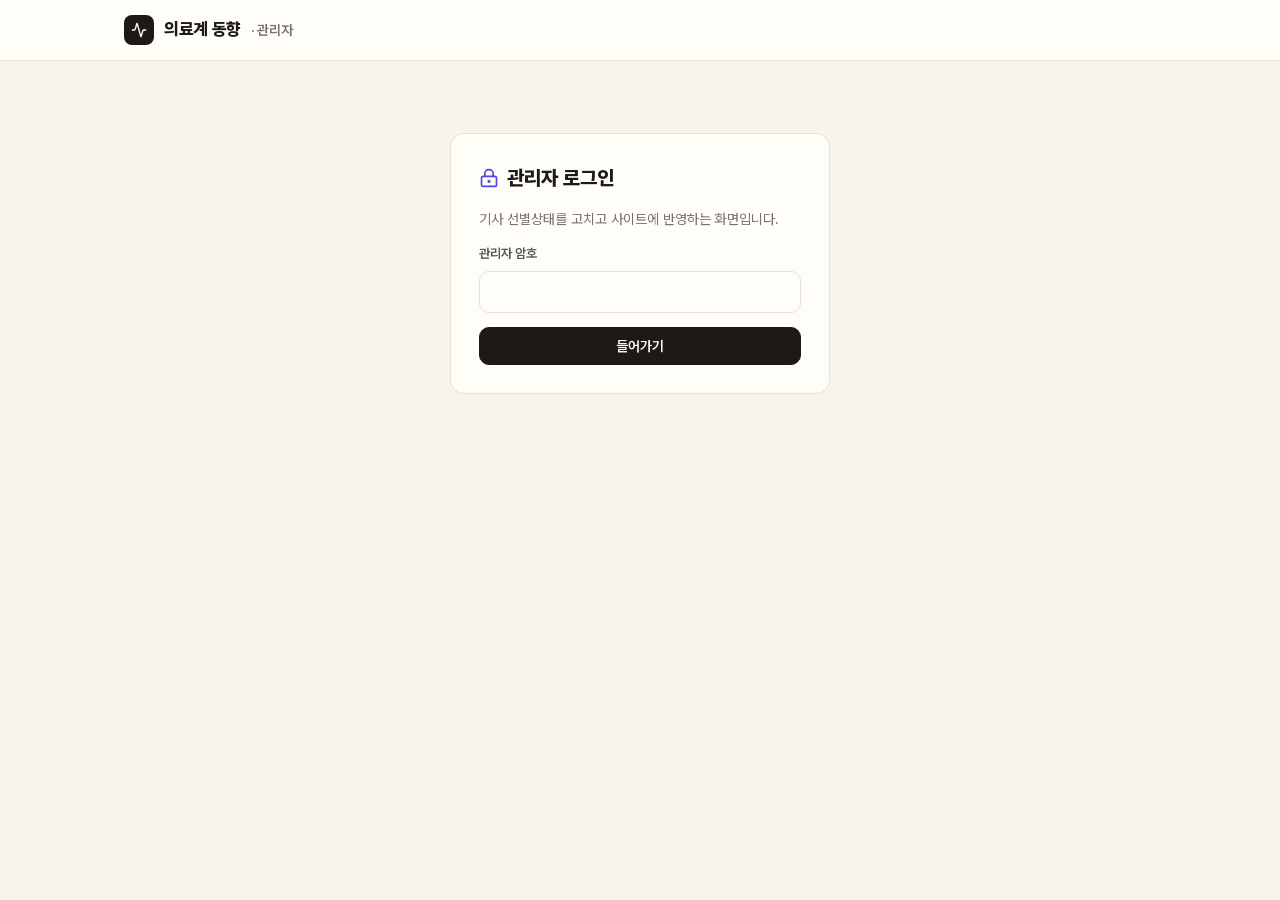
<file: admin.html>
<!DOCTYPE html>
<html lang="ko">
<head>
<meta charset="utf-8">
<meta name="viewport" content="width=device-width, initial-scale=1">
<meta name="color-scheme" content="light">
<meta name="robots" content="noindex">
<title>관리자 · 의료계 동향</title>
<link rel="preload" href="assets/PretendardVariable.woff2" as="font" type="font/woff2" crossorigin>
<link rel="stylesheet" href="assets/sub.css">
<script src="assets/lucide.min.js"></script>
<style>
  .login { max-width: 380px; margin: 72px auto; padding: 28px; display: grid; gap: 14px; }
  .login h1 { margin: 0; font-size: 20px; font-weight: 800; color: var(--heading); display: flex; align-items: center; gap: 8px; }
  .login h1 .lucide { color: var(--accent); width: 20px; height: 20px; }
  .login p { margin: 0; font-size: 14px; color: var(--muted); }
  .vtabs { display: inline-flex; gap: 4px; padding: 4px; border-radius: 12px; background: var(--hover); }
  .vtabs button { display: inline-flex; align-items: center; gap: 6px; height: 34px; padding: 0 14px; border: 0; border-radius: 9px; background: transparent; font-size: 14px; font-weight: 600; color: var(--muted); cursor: pointer; }
  .vtabs button.on { background: var(--card); color: var(--heading); box-shadow: 0 1px 3px rgba(0,0,0,.1); }
  .toolbar { position: sticky; top: 60px; z-index: 20; background: var(--background); padding: 8px 0 12px; display: grid; gap: 10px; }
  .row-tools { display: flex; gap: 8px; flex-wrap: wrap; }
  .row-tools .input { flex: 1; min-width: 200px; }
  .row-tools .select { width: auto; }
  .summary-line { display: flex; align-items: center; justify-content: space-between; gap: 8px; font-size: 14px; color: var(--muted); min-height: 28px; }
  .summary-line b { color: var(--foreground); }
  .item { display: grid; grid-template-columns: minmax(0, 1fr) auto; gap: 16px; padding: 14px 18px; align-items: start; }
  .item + .item { margin-top: 8px; }
  .item.changed { border-color: var(--accent); }
  .meta { display: flex; align-items: center; flex-wrap: wrap; gap: 4px 8px; font-size: 13px; color: var(--muted); }
  .meta .cat { color: var(--accent); font-weight: 700; }
  .title { margin: 4px 0 0; font-size: 16px; line-height: 1.5; font-weight: 700; }
  .title a { color: var(--heading); text-decoration: none; }
  .title a:hover { text-decoration: underline; text-underline-offset: 3px; }
  .sum { margin: 4px 0 0; font-size: 14px; line-height: 1.65; color: var(--soft); display: -webkit-box; -webkit-line-clamp: 2; -webkit-box-orient: vertical; overflow: hidden; cursor: pointer; }
  .sum.open { -webkit-line-clamp: unset; display: block; }
  .acts { display: flex; align-items: center; gap: 8px; flex-shrink: 0; }
  .pick {
    display: inline-flex; align-items: center; gap: 5px; height: 38px; padding: 0 11px; border-radius: 10px; border: 1px solid var(--border);
    background: var(--card); font-size: 13px; font-weight: 700; color: var(--muted); cursor: pointer; white-space: nowrap;
  }
  .pick .lucide { width: 15px; height: 15px; }
  .pick:hover { color: var(--accent); border-color: var(--accent); }
  .pick.on { background: var(--accent-soft); border-color: var(--accent); color: var(--accent); }
  .pick.on .lucide { fill: currentColor; }
  .item.picked { box-shadow: inset 3px 0 0 var(--accent); }
  .chip.pick-tab { border-color: var(--accent); color: var(--accent); }
  .chip.pick-tab.on { background: var(--accent); border-color: var(--accent); color: var(--on-accent); }
  .seg { display: inline-flex; padding: 3px; gap: 2px; border-radius: 10px; background: var(--hover); flex-shrink: 0; }
  .seg button { height: 32px; padding: 0 12px; border: 0; border-radius: 7px; background: transparent; font-size: 13px; font-weight: 600; color: var(--muted); cursor: pointer; white-space: nowrap; }
  .seg button:hover { color: var(--foreground); }
  .seg button.on[data-s="필요"] { background: var(--accent); color: var(--on-accent); }
  .seg button.on[data-s="검토필요"] { background: var(--warn); color: var(--card); }
  .seg button.on[data-s="불필요"] { background: var(--primary); color: var(--primary-foreground); }
  .seg button:disabled { cursor: wait; }
  .saved { font-size: 12px; font-weight: 600; color: var(--ok); }
  .pend { display: inline-flex; align-items: center; gap: 4px; height: 20px; padding: 0 7px; border-radius: 5px; background: var(--accent-soft); color: var(--accent); font-size: 12px; font-weight: 700; }
  .pend .lucide { width: 12px; height: 12px; }
  .chip.pend-tab { border-color: var(--accent); color: var(--accent); }
  .chip.pend-tab.on { background: var(--accent); border-color: var(--accent); color: var(--on-accent); }
  .pub-btns { display: flex; gap: 8px; }
  /* AI 브리핑 새로 만들기 */
  .brief-wrap { position: relative; }
  .brief-menu {
    position: absolute; right: 0; bottom: calc(100% + 8px); z-index: 30; width: 340px; max-width: calc(100vw - 32px);
    padding: 8px; border: 1px solid var(--border); border-radius: 12px; background: var(--card); box-shadow: 0 10px 30px rgba(0,0,0,.14);
  }
  .brief-menu.down { bottom: auto; top: calc(100% + 8px); }
  .brief-menu h4 { margin: 4px 8px 4px; font-size: 14px; font-weight: 800; color: var(--heading); }
  .brief-menu p { margin: 0 8px 8px; font-size: 12.5px; line-height: 1.55; color: var(--muted); }
  .brief-menu button {
    display: grid; grid-template-columns: 1fr auto; align-items: center; gap: 2px 10px; width: 100%; padding: 10px; border: 0; border-radius: 8px;
    background: transparent; text-align: left; cursor: pointer; font-size: 14px; font-weight: 700; color: var(--heading);
  }
  .brief-menu button:hover { background: var(--hover); }
  .brief-menu button small { grid-column: 1; font-size: 12px; font-weight: 500; color: var(--muted); }
  .brief-menu button .lucide { grid-row: 1 / 3; grid-column: 2; width: 16px; height: 16px; color: var(--accent); }
  .brief-menu button.all { margin-top: 4px; border-top: 1px solid var(--border); border-radius: 0 0 8px 8px; }
  .publish {
    position: sticky; bottom: 0; z-index: 25; margin-top: 16px; padding: 12px 0 calc(12px + env(safe-area-inset-bottom, 0px));
    background: var(--background); border-top: 1px solid var(--border);
  }
  .publish .wrap { display: flex; align-items: center; justify-content: space-between; gap: 12px; flex-wrap: wrap; }
  .publish-msg { font-size: 14px; color: var(--muted); display: flex; align-items: center; gap: 8px; }
  .publish-msg b { color: var(--foreground); }
  /* 의견 관리 */
  .post { padding: 16px 18px; display: grid; gap: 10px; }
  .post + .post { margin-top: 10px; }
  .post.hidden-post { opacity: .55; }
  .post-meta { display: flex; align-items: center; gap: 8px; flex-wrap: wrap; font-size: 13px; color: var(--muted); }
  .post-meta b { color: var(--heading); }
  .post-body { margin: 0; font-size: 15px; line-height: 1.7; color: var(--body); white-space: pre-wrap; }
  .post-ref { font-size: 13px; color: var(--accent); }
  .post-tools { display: flex; gap: 8px; flex-wrap: wrap; align-items: center; }
  .post-tools .textarea { min-height: 60px; }
  @media (max-width: 760px) {
    .item { grid-template-columns: minmax(0, 1fr); }
    .acts { justify-self: start; }
    .toolbar { top: 60px; }
  }
</style>
</head>
<body>
<header class="topbar">
  <div class="wrap tb">
    <a class="logo" href="./" target="_self"><span class="logo-mark"><i data-lucide="activity"></i></span>의료계 동향 <small>· 관리자</small></a>
    <div class="tb-right">
      <nav class="vtabs" id="vtabs" hidden>
        <button type="button" data-view="news" class="on"><i data-lucide="list-checks"></i><span class="hide-sm">기사 선별</span></button>
        <button type="button" data-view="posts"><i data-lucide="message-square"></i><span class="hide-sm">의견 관리</span></button>
      </nav>
      <button class="btn btn-sm btn-ghost" type="button" id="logout" hidden><i data-lucide="log-out"></i><span class="hide-sm">나가기</span></button>
    </div>
  </div>
</header>

<!-- 로그인 -->
<form class="card login" id="login">
  <h1><i data-lucide="lock-keyhole"></i>관리자 로그인</h1>
  <p>기사 선별상태를 고치고 사이트에 반영하는 화면입니다.</p>
  <div class="field">
    <label for="pw">관리자 암호</label>
    <input class="input" id="pw" type="password" autocomplete="current-password" required>
  </div>
  <div class="notice bad" id="loginErr" hidden></div>
  <button class="btn btn-dark" type="submit" id="loginBtn">들어가기</button>
</form>

<!-- 기사 선별 -->
<main id="newsView" hidden>
  <div class="wrap">
    <div class="head">
      <h1>기사 선별</h1>
      <p>구글 시트에서 AI 분석이 끝난 기사입니다. 상태를 눌러 바꿀 기사를 모두 고른 뒤, 아래 <b>적용</b>을 누르면 한꺼번에 시트에 저장되고 1~2분 뒤 대시보드에 반영됩니다. 대시보드에는 필요·검토필요만 공개됩니다.
        <b>브리핑</b>을 누른 기사는 AI 브리핑에서 먼저 다루고, 나머지 기사는 참고로만 씁니다.</p>
    </div>
    <div class="toolbar">
      <div class="chips" id="tabs"></div>
      <div class="row-tools">
        <input class="input" id="q" type="search" placeholder="제목·요약·출처·기관 검색" autocomplete="off">
        <select class="select" id="period" aria-label="보도일자 기간">
          <option value="1">오늘</option>
          <option value="2" selected>어제~오늘</option>
          <option value="3">최근 3일</option>
          <option value="4">최근 4일</option>
          <option value="7">최근 7일</option>
          <option value="30">최근 30일</option>
          <option value="all">전체 기간</option>
        </select>
        <button class="btn" type="button" id="refresh"><i data-lucide="refresh-cw"></i><span class="hide-sm">시트 다시 읽기</span></button>
      </div>
      <div class="summary-line" id="sumLine"></div>
    </div>
    <div id="items"></div>
  </div>
  <div class="publish">
    <div class="wrap">
      <div class="publish-msg" id="pubMsg">바꾼 기사가 없습니다</div>
      <div class="pub-btns">
        <button class="btn" type="button" id="undo" hidden><i data-lucide="undo-2"></i>되돌리기</button>
        <div class="brief-wrap">
          <button class="btn" type="button" id="briefBtn" aria-haspopup="true" aria-expanded="false"><i data-lucide="sparkles"></i><span class="hide-sm">AI 브리핑 새로 만들기</span></button>
          <div class="brief-menu" id="briefMenu" hidden></div>
        </div>
        <button class="btn btn-dark" type="button" id="publish"><i data-lucide="upload-cloud"></i><span id="pubLabel">사이트에 반영</span></button>
      </div>
    </div>
  </div>
</main>

<!-- 의견 관리 -->
<main id="postsView" hidden>
  <div class="wrap narrow">
    <div class="head">
      <h1>의견 관리</h1>
      <p>게시판 글에 상태와 답변을 남기거나, 부적절한 글을 숨길 수 있습니다. 숨긴 글은 게시판에 보이지 않습니다.</p>
    </div>
    <div id="posts"></div>
  </div>
</main>

<div class="toast" id="toast" role="status"></div>

<script>
  const API = 'https://medical-trend-api.bluebird1131.workers.dev';
  const STATUSES = ['필요', '검토필요', '불필요'];
  const PAGE = 80;
  const $ = id => document.getElementById(id);
  const esc = s => String(s ?? '').replace(/[&<>"']/g, c => ({ '&': '&amp;', '<': '&lt;', '>': '&gt;', '"': '&quot;', "'": '&#39;' }[c]));
  const icons = () => window.lucide && lucide.createIcons();
  let key = '', headers = [], rows = [], C = {}, tab = '필요', shown = PAGE, view = 'news';
  // 적용 전까지 고른 상태를 모아 둠 (기사 주소 → 상태). 시트를 다시 읽어도 유지됨
  const pending = new Map();
  let busy = false;
  // AI 브리핑 우선 기사 (기사 주소 → 고른 시각). 누르면 바로 저장됨
  const picks = new Map();
  try { key = sessionStorage.getItem('mt-admin') || ''; } catch {}

  function toast(msg) {
    const t = $('toast'); t.textContent = msg; t.classList.add('show');
    clearTimeout(toast.t); toast.t = setTimeout(() => t.classList.remove('show'), 2600);
  }
  async function api(path, opt = {}) {
    const r = await fetch(API + path, { ...opt, headers: { 'content-type': 'application/json', 'x-admin-key': key, ...(opt.headers || {}) }, cache: 'no-store' });
    const j = await r.json().catch(() => ({}));
    if (r.status === 401) { logout(); throw new Error('관리자 암호가 맞지 않습니다'); }
    if (!r.ok) throw new Error(j.error || `HTTP ${r.status}`);
    return j;
  }

  /* ---------- 로그인 ---------- */
  $('login').addEventListener('submit', async e => {
    e.preventDefault();
    key = $('pw').value; $('loginBtn').disabled = true; $('loginErr').hidden = true;
    try {
      await api('/api/admin/check');
      try { sessionStorage.setItem('mt-admin', key); } catch {}
      enter();
    } catch (err) {
      $('loginErr').hidden = false; $('loginErr').textContent = err.message;
    } finally { $('loginBtn').disabled = false; }
  });
  function logout() {
    key = ''; try { sessionStorage.removeItem('mt-admin'); } catch {}
    $('login').hidden = false; $('newsView').hidden = $('postsView').hidden = $('vtabs').hidden = $('logout').hidden = true;
  }
  $('logout').addEventListener('click', logout);
  function enter() {
    $('login').hidden = true; $('vtabs').hidden = $('logout').hidden = false;
    setView(view);
    loadRows(); watchRuns(); loadPicks();
  }
  function setView(v) {
    view = v;
    document.querySelectorAll('#vtabs button').forEach(b => b.classList.toggle('on', b.dataset.view === v));
    $('newsView').hidden = v !== 'news'; $('postsView').hidden = v !== 'posts';
    if (v === 'posts') loadPosts();
  }
  $('vtabs').addEventListener('click', e => { const b = e.target.closest('[data-view]'); if (b) setView(b.dataset.view); });

  /* ---------- 기사 선별 ---------- */
  const col = re => headers.findIndex(h => re.test(h));
  const ymd = s => { const m = String(s).match(/(\d{4})\D{1,3}(\d{1,2})\D{1,3}(\d{1,2})/); return m ? `${m[1]}-${m[2].padStart(2, '0')}-${m[3].padStart(2, '0')}` : ''; };
  const norm = s => /^\[?\s*불필요|^\[?\s*제외/.test(s) ? '불필요' : /^\[?\s*검토/.test(s) ? '검토필요' : /^\[?\s*(필요|선별)/.test(s) ? '필요' : s;
  const val = (r, k) => C[k] >= 0 ? String(r.v[C[k]] ?? '').trim() : '';

  async function loadRows() {
    $('items').innerHTML = `<div class="state"><i data-lucide="loader" class="spin"></i><div>구글 시트를 읽는 중입니다 (10초쯤 걸릴 수 있습니다)</div></div>`;
    icons(); $('refresh').disabled = true;
    try {
      const j = await api('/api/admin/rows');
      headers = j.headers || [];
      C = { collected: col(/수집/), source: col(/출처|매체/), title: col(/제목/), status: col(/선별|상태/), category: col(/분류/),
            summary: col(/요약|내용/), org: col(/병원|기관/), region: col(/지역/), date: col(/보도/), link: col(/url/i) };
      rows = (j.rows || []).map(r => ({ ...r, st: norm(val(r, 'status')) }));
      rows.sort((a, b) => ymd(val(b, 'date')).localeCompare(ymd(val(a, 'date'))) || b.row - a.row);
      const now = new Map(rows.map(r => [val(r, 'link'), r.st]));
      for (const [link, s] of pending) if (!now.has(link) || now.get(link) === s) pending.delete(link);
      shown = PAGE; render(); paintPublish();
    } catch (e) {
      $('items').innerHTML = `<div class="notice bad"><i data-lucide="circle-alert"></i><div>시트를 읽지 못했습니다: ${esc(e.message)}</div></div>`; icons();
    } finally { $('refresh').disabled = false; }
  }
  $('refresh').addEventListener('click', loadRows);

  function filtered() {
    const q = $('q').value.trim().toLowerCase(), p = $('period').value;
    const cut = p === 'all' ? '' : new Date(Date.now() + 9 * 3600e3 - (+p - 1) * 86400e3).toISOString().slice(0, 10);
    return rows.filter(r => (!cut || ymd(val(r, 'date')) >= cut) && (!q || r.v.join(' ').toLowerCase().includes(q)));
  }
  function render() {
    const base = filtered();
    const n = s => base.filter(r => r.st === s).length;
    if (tab === '변경' && !pending.size) tab = '필요';
    $('tabs').innerHTML = [...STATUSES, '전체'].map(s =>
      `<button type="button" class="chip${s === tab ? ' on' : ''}" data-tab="${s}">${s}<span class="n">${(s === '전체' ? base.length : n(s)).toLocaleString()}</span></button>`).join('') +
      (pending.size ? `<button type="button" class="chip pend-tab${tab === '변경' ? ' on' : ''}" data-tab="변경">적용 대기<span class="n">${pending.size.toLocaleString()}</span></button>` : '');
    $('tabs').insertAdjacentHTML('beforeend', pickChip());
    const list = tab === '전체' ? base : tab === '변경' ? rows.filter(r => pending.has(val(r, 'link')))
      : tab === '브리핑' ? rows.filter(r => picks.has(val(r, 'link'))) : base.filter(r => r.st === tab);
    $('sumLine').innerHTML = `<span>${tab === '변경' || tab === '브리핑' ? '' : esc($('period').selectedOptions[0].text) + ' · '}${esc(tab === '변경' ? '적용 대기' : tab === '브리핑' ? '브리핑 우선 기사 (기간과 관계없이)' : tab)} <b>${list.length.toLocaleString()}건</b></span><span>시트 분석 완료 ${rows.length.toLocaleString()}건</span>`;
    $('items').innerHTML = list.length ? list.slice(0, shown).map(item).join('') +
      (list.length > shown ? `<button class="btn" style="display:flex;margin:16px auto 0" type="button" id="more">더 보기 (${(list.length - shown).toLocaleString()}건 남음)</button>` : '')
      : `<div class="card state"><i data-lucide="inbox"></i><div>조건에 맞는 기사가 없습니다</div></div>`;
    icons();
  }
  function item(r) {
    const link = val(r, 'link'), sum = val(r, 'summary').replace(/^\s*\[[^\]]*\]\s*/, '');
    const meta = [val(r, 'date'), val(r, 'source'), val(r, 'org'), val(r, 'region')].filter(Boolean).map(esc);
    const want = pending.get(link), cur = want || r.st;
    const picked = picks.has(link);
    return `<article class="card item${want ? ' changed' : ''}${picked ? ' picked' : ''}" data-row="${r.row}">
      <div>
        <div class="meta">${want ? `<span class="pend">${esc(r.st)}<i data-lucide="arrow-right"></i>${esc(want)}</span>` : ''}${val(r, 'category') ? `<span class="cat">${esc(val(r, 'category'))}</span>` : ''}${meta.join(' · ')}${r.saved && !want ? ` <span class="saved">· 시트에 저장됨</span>` : ''}</div>
        <h3 class="title">${link ? `<a href="${esc(link)}" target="_blank" rel="noopener">${esc(val(r, 'title'))}</a>` : esc(val(r, 'title'))}</h3>
        ${sum ? `<p class="sum" title="눌러서 펼치기">${esc(sum)}</p>` : ''}
      </div>
      <div class="acts">
        <button type="button" class="pick${picked ? ' on' : ''}" data-pick aria-pressed="${picked}" title="${picked ? 'AI 브리핑 우선 기사에서 빼기' : 'AI 브리핑에서 먼저 다룰 기사로 고르기'}"><i data-lucide="star"></i>브리핑</button>
        <div class="seg" role="group" aria-label="선별상태">${STATUSES.map(s => `<button type="button" data-s="${s}" class="${cur === s ? 'on' : ''}"${busy ? ' disabled' : ''}>${s}</button>`).join('')}</div>
      </div>
    </article>`;
  }
  $('tabs').addEventListener('click', e => { const b = e.target.closest('[data-tab]'); if (b) { tab = b.dataset.tab; shown = PAGE; render(); } });
  let qt; $('q').addEventListener('input', () => { clearTimeout(qt); qt = setTimeout(() => { shown = PAGE; render(); }, 200); });
  $('period').addEventListener('change', () => { shown = PAGE; render(); });

  $('items').addEventListener('click', async e => {
    if (e.target.id === 'more') { shown += PAGE; render(); return; }
    const sum = e.target.closest('.sum'); if (sum) { sum.classList.toggle('open'); return; }
    const pb = e.target.closest('[data-pick]'); if (pb) return togglePick(pb);
    const b = e.target.closest('.seg button'); if (!b || busy) return;
    const el = b.closest('.item'), r = rows.find(x => x.row === +el.dataset.row), s = b.dataset.s;
    if (!r) return;
    const link = val(r, 'link');
    if (!link) { toast('기사 주소가 없어 바꿀 수 없습니다'); return; }
    if (r.st === s) pending.delete(link); else pending.set(link, s);
    // 목록 전체를 다시 그리지 않고 이 기사와 하단 바만 고침
    el.outerHTML = item(r); icons();
    paintTabs(); paintPublish();
  });
  function paintTabs() {
    let chip = $('tabs').querySelector('[data-tab="변경"]');
    if (!chip && pending.size) {
      $('tabs').insertAdjacentHTML('beforeend', `<button type="button" class="chip pend-tab" data-tab="변경">적용 대기<span class="n"></span></button>`);
      chip = $('tabs').lastElementChild;
    }
    if (!chip) return;
    if (!pending.size && tab !== '변경') chip.remove();
    else chip.querySelector('.n').textContent = pending.size.toLocaleString();
  }
  /* ---------- AI 브리핑 우선 기사 ---------- */
  function pickChip() {
    return picks.size || tab === '브리핑'
      ? `<button type="button" class="chip pick-tab${tab === '브리핑' ? ' on' : ''}" data-tab="브리핑">브리핑 우선<span class="n">${picks.size.toLocaleString()}</span></button>` : '';
  }
  function paintPickChip() {
    $('tabs').querySelector('[data-tab="브리핑"]')?.remove();
    $('tabs').insertAdjacentHTML('beforeend', pickChip());
  }
  async function loadPicks() {
    try {
      const j = await api('/api/brief-picks');
      picks.clear(); (j.picks || []).forEach(p => picks.set(p.link, p.picked_at));
      if (rows.length) render();
    } catch {}
  }
  async function togglePick(b) {
    const el = b.closest('.item'), r = rows.find(x => x.row === +el.dataset.row);
    const link = r && val(r, 'link');
    if (!link) { toast('기사 주소가 없어 고를 수 없습니다'); return; }
    const pick = !picks.has(link);
    b.disabled = true;
    try {
      await api('/api/admin/brief-picks', { method: 'POST', body: JSON.stringify({ link, title: val(r, 'title'), pick }) });
      if (pick) picks.set(link, new Date().toISOString()); else picks.delete(link);
      if (tab === '브리핑' && !pick) el.remove(); else { el.outerHTML = item(r); icons(); }
      paintPickChip();
      toast(pick ? "브리핑 우선 기사로 골랐습니다 · 아래 'AI 브리핑 새로 만들기'로 바로 반영" : '브리핑 우선 기사에서 뺐습니다');
    } catch (err) { toast(err.message); b.disabled = false; }
  }

  window.addEventListener('beforeunload', e => { if (pending.size) { e.preventDefault(); e.returnValue = ''; } });

  /* ---------- 사이트에 반영 ---------- */
  let lastRun = null, watching = null, progress = '';
  let briefNow = {}, briefReq = null;  // AI 브리핑 새로 만들기 (아래)
  function paintPublish(run) {
    if (run) lastRun = run;
    const r = lastRun;
    const running = r && r.status !== 'completed';
    const t = r ? new Date(r.updated_at).toLocaleTimeString('ko-KR', { hour: '2-digit', minute: '2-digit' }) : '';
    const cnt = STATUSES.map(s => [s, [...pending.values()].filter(v => v === s).length]).filter(([, n]) => n).map(([s, n]) => `${s} ${n}`).join(' · ');
    $('undo').hidden = !pending.size || busy;
    $('pubLabel').textContent = pending.size ? `${pending.size.toLocaleString()}건 적용` : '사이트에 반영';
    $('pubMsg').innerHTML = busy
      ? `<i data-lucide="loader" class="spin"></i>${progress}`
      : pending.size ? `적용 대기 <b>${pending.size.toLocaleString()}건</b> (${cnt}) · 적용을 누르면 시트에 저장하고 사이트에 반영합니다`
      : running ? `<i data-lucide="loader" class="spin"></i>${briefReq ? `AI ${briefReq.label} 브리핑을 만들고 사이트에 반영하는 중입니다 · 2~5분 걸립니다` : '사이트에 반영하는 중입니다 · 1~2분 걸립니다'}`
      : r ? `${r.conclusion === 'success' ? `<i data-lucide="circle-check" style="color:var(--ok)"></i>마지막 반영 ${t} 완료` : `<i data-lucide="circle-alert" style="color:var(--bad)"></i>마지막 반영 ${t} 실패 · <a href="${esc(r.url)}" target="_blank" rel="noopener">기록 보기</a>`}` : '바꾼 기사가 없습니다';
    $('publish').disabled = busy || (!pending.size && !!running);
    $('briefBtn').disabled = busy || !!running;
    icons();
  }
  async function watchRuns() {
    clearTimeout(watching);
    try {
      const j = await api('/api/admin/runs');
      const r = (j.runs || [])[0];
      // 방금 요청한 실행이 아직 목록에 안 보이면 (최대 3분) 기다림
      const stale = briefReq && (!r || new Date(r.created_at).getTime() < briefReq.at - 15000);
      paintPublish(stale ? undefined : r);
      if (stale ? Date.now() - briefReq.at < 180000 : lastRun && lastRun.status !== 'completed') watching = setTimeout(watchRuns, 8000);
      else if (briefReq) checkBrief();
    } catch {}
  }
  async function publish(brief = '') {
    await api('/api/admin/publish', { method: 'POST', body: JSON.stringify({ brief }) });
    paintPublish({ status: 'queued', updated_at: new Date().toISOString() });
    setTimeout(watchRuns, 5000);
  }
  // 대기 중인 변경을 200건씩 나눠 시트에 저장한 뒤 사이트 반영까지
  async function applyAll(brief = '') {
    const ups = rows.filter(r => pending.has(val(r, 'link')) && pending.get(val(r, 'link')) !== r.st)
      .map(r => ({ row: r.row, link: val(r, 'link'), status: pending.get(val(r, 'link')) }));
    if (!ups.length) { pending.clear(); render(); paintPublish(); return; }
    busy = true; render();
    let saved = 0, missing = 0;
    try {
      for (let i = 0; i < ups.length; i += 200) {
        progress = `시트에 저장하는 중 · ${Math.min(i + 200, ups.length).toLocaleString()} / ${ups.length.toLocaleString()}건`; paintPublish();
        const chunk = ups.slice(i, i + 200);
        const j = await api('/api/admin/status', { method: 'POST', body: JSON.stringify({ updates: chunk }) });
        for (const d of j.done || []) {
          rows.filter(r => val(r, 'link') === d.link).forEach(r => { r.st = d.status; r.v[C.status] = d.status; r.saved = true; });
          saved++;
        }
        missing += (j.missing || []).length;
        chunk.forEach(u => pending.delete(u.link));
      }
      progress = '사이트 반영을 요청하는 중'; paintPublish();
      let pubErr = '';
      try { await publish(brief); } catch (err) { pubErr = err.message; }
      toast(`${saved.toLocaleString()}건을 시트에 저장했습니다` + (missing ? ` · ${missing}건은 시트에서 찾지 못해 건너뜀` : '') +
        (pubErr ? ` · 사이트 반영 요청 실패: ${pubErr}` : ' · 사이트 반영 시작'));
    } catch (err) {
      toast(`저장 중 멈췄습니다 (${saved}건 저장됨): ${err.message}`);
    } finally {
      busy = false; progress = ''; render(); paintPublish();
    }
  }
  $('publish').addEventListener('click', async () => {
    if (busy) return;
    if (pending.size) return applyAll();
    $('publish').disabled = true;
    try { await publish(); toast('반영을 시작했습니다'); }
    catch (err) { toast(err.message); $('publish').disabled = false; }
  });
  $('undo').addEventListener('click', () => { pending.clear(); render(); paintPublish(); toast('고른 변경을 모두 취소했습니다'); });

  /* ---------- AI 브리핑 새로 만들기 ----------
     시트를 다시 읽은 뒤 고른 브리핑을 Gemini 로 바로 다시 만들어 brief.json 에 저장하고 사이트에 반영함
     (평소에는 기사 묶음이 바뀔 때만, 주간·월간은 3시간에 한 번만 만듦) */
  const BRIEFS = [
    { k: 'daily', label: '오늘', desc: '어제~오늘 기사' },
    { k: 'weekly', label: '주간', desc: '최근 7일 기사' },
    { k: 'monthly', label: '월간', desc: '최근 30일 기사' },
  ];
  async function loadBrief() {
    try {
      const b = await (await fetch('brief.json?t=' + Date.now(), { cache: 'no-store' })).json();
      return { daily: b.days?.[0], weekly: b.weekly, monthly: b.monthly };
    } catch { return {}; }
  }
  const when = x => (x?.generatedAt ? `${x.generatedAt.slice(5).replace('-', '/')} 생성` : '아직 없음');
  function paintBriefMenu() {
    $('briefMenu').innerHTML = `<h4>AI 브리핑 새로 만들기</h4>
      <p>시트를 다시 읽고 Gemini가 브리핑을 새로 써서 사이트에 반영합니다. 2~5분 걸립니다.${picks.size ? ` 고른 우선 기사 ${picks.size.toLocaleString()}건을 먼저 다루고 나머지는 참고합니다.` : ''}${pending.size ? ` 적용 대기 ${pending.size.toLocaleString()}건을 먼저 저장합니다.` : ''}</p>
      ${BRIEFS.map(b => `<button type="button" data-brief="${b.k}">${b.label} 브리핑<small>${b.desc} · 지금 것은 ${when(briefNow[b.k])}</small><i data-lucide="play"></i></button>`).join('')}
      <button type="button" class="all" data-brief="all">셋 다 새로 만들기<small>오늘·주간·월간 차례로 (4~6분)</small><i data-lucide="play"></i></button>`;
    icons();
  }
  function closeBriefMenu() { $('briefMenu').hidden = true; $('briefBtn').setAttribute('aria-expanded', 'false'); }
  $('briefBtn').addEventListener('click', async e => {
    e.stopPropagation();
    if (!$('briefMenu').hidden) return closeBriefMenu();
    $('briefMenu').hidden = false; $('briefBtn').setAttribute('aria-expanded', 'true');
    $('briefMenu').classList.toggle('down', $('briefBtn').getBoundingClientRect().top < 400);  // 위쪽 공간이 모자라면 아래로 펼침
    paintBriefMenu();
    briefNow = await loadBrief(); paintBriefMenu();
  });
  document.addEventListener('click', e => { if (!e.target.closest('.brief-wrap')) closeBriefMenu(); });
  document.addEventListener('keydown', e => { if (e.key === 'Escape') closeBriefMenu(); });
  $('briefMenu').addEventListener('click', async e => {
    const k = e.target.closest('[data-brief]')?.dataset.brief;
    if (!k || busy) return;
    closeBriefMenu();
    const kinds = k === 'all' ? BRIEFS.map(b => b.k) : [k];
    briefNow = await loadBrief();
    briefReq = { kinds, at: Date.now(), label: k === 'all' ? '오늘·주간·월간' : BRIEFS.find(b => b.k === k).label,
      before: Object.fromEntries(kinds.map(x => [x, briefNow[x]?.generatedAt || ''])) };
    if (pending.size) return applyAll(k);
    $('briefBtn').disabled = true;
    try { await publish(k); toast(`AI ${briefReq.label} 브리핑을 만들기 시작했습니다`); }
    catch (err) { toast(err.message); briefReq = null; paintPublish(); }
  });
  // 실행이 끝나면 brief.json 의 생성 시각이 바뀌었는지로 성공 여부 확인 (Pages 반영이 늦을 수 있어 몇 번 다시 봄)
  async function checkBrief(tries = 0) {
    const req = briefReq; if (!req) return;
    const now = await loadBrief();
    const done = req.kinds.filter(x => (now[x]?.generatedAt || '') !== req.before[x]);
    if (done.length < req.kinds.length && tries < 4) return setTimeout(() => checkBrief(tries + 1), 15000);
    briefReq = null; briefNow = now; paintPublish();
    const name = x => BRIEFS.find(b => b.k === x).label;
    const fail = req.kinds.filter(x => !done.includes(x));
    toast(fail.length
      ? `${fail.map(name).join('·')} 브리핑을 만들지 못했습니다 (Gemini 혼잡·한도 또는 대상 기사 없음). 잠시 뒤 다시 눌러 주세요`
      : `AI ${req.label} 브리핑을 새로 만들어 사이트에 반영했습니다`);
  }

  /* ---------- 의견 관리 ---------- */
  const STATES = ['접수', '확인', '반영', '보류'];
  let posts = [];
  async function loadPosts() {
    $('posts').innerHTML = `<div class="state"><i data-lucide="loader" class="spin"></i><div>불러오는 중입니다</div></div>`; icons();
    try {
      posts = (await api('/api/posts?all=1')).posts || [];
      renderPosts();
    } catch (e) { $('posts').innerHTML = `<div class="notice bad"><i data-lucide="circle-alert"></i><div>${esc(e.message)}</div></div>`; icons(); }
  }
  function renderPosts() {
    $('posts').innerHTML = posts.length ? posts.map(p => `<article class="card post${p.hidden ? ' hidden-post' : ''}" data-id="${p.id}">
      <div class="post-meta"><span class="pill no">${esc(p.kind)}</span><b>${esc(p.name)}</b>
        <span>${new Date(p.created_at.replace(' ', 'T') + 'Z').toLocaleString('ko-KR', { timeZone: 'Asia/Seoul', month: 'numeric', day: 'numeric', hour: '2-digit', minute: '2-digit' })}</span>
        ${p.hidden ? '<span class="pill bad">숨김</span>' : ''}</div>
      <p class="post-body">${esc(p.body)}</p>
      ${p.link ? `<a class="post-ref" href="${esc(p.link)}" target="_blank" rel="noopener">${esc(p.title || p.link)}</a>` : ''}
      <div class="post-tools">
        <select class="select" data-act="state" aria-label="처리 상태" style="width:auto">${STATES.map(s => `<option${s === p.state ? ' selected' : ''}>${s}</option>`).join('')}</select>
        <button class="btn btn-sm" type="button" data-act="hide">${p.hidden ? '다시 보이기' : '숨기기'}</button>
      </div>
      <div class="post-tools"><textarea class="textarea" data-act="reply" placeholder="답변 (게시판에 보입니다)">${esc(p.reply)}</textarea>
        <button class="btn btn-sm btn-dark" type="button" data-act="save-reply">답변 저장</button></div>
    </article>`).join('') : `<div class="card state"><i data-lucide="message-square"></i><div>아직 올라온 의견이 없습니다</div></div>`;
    icons();
  }
  async function patch(id, body, msg) {
    try { await api('/api/posts/' + id, { method: 'PATCH', body: JSON.stringify(body) }); toast(msg); await loadPosts(); }
    catch (e) { toast(e.message); }
  }
  $('posts').addEventListener('change', e => {
    if (e.target.dataset.act === 'state') patch(e.target.closest('.post').dataset.id, { state: e.target.value }, '상태를 바꿨습니다');
  });
  $('posts').addEventListener('click', e => {
    const b = e.target.closest('button[data-act]'); if (!b) return;
    const el = b.closest('.post'), p = posts.find(x => x.id === +el.dataset.id);
    if (b.dataset.act === 'hide') patch(p.id, { hidden: !p.hidden }, p.hidden ? '다시 보이게 했습니다' : '숨겼습니다');
    if (b.dataset.act === 'save-reply') patch(p.id, { reply: el.querySelector('[data-act="reply"]').value }, '답변을 저장했습니다');
  });

  icons();
  if (key) { api('/api/admin/check').then(enter).catch(() => {}); }
</script>
</body>
</html>
</file>
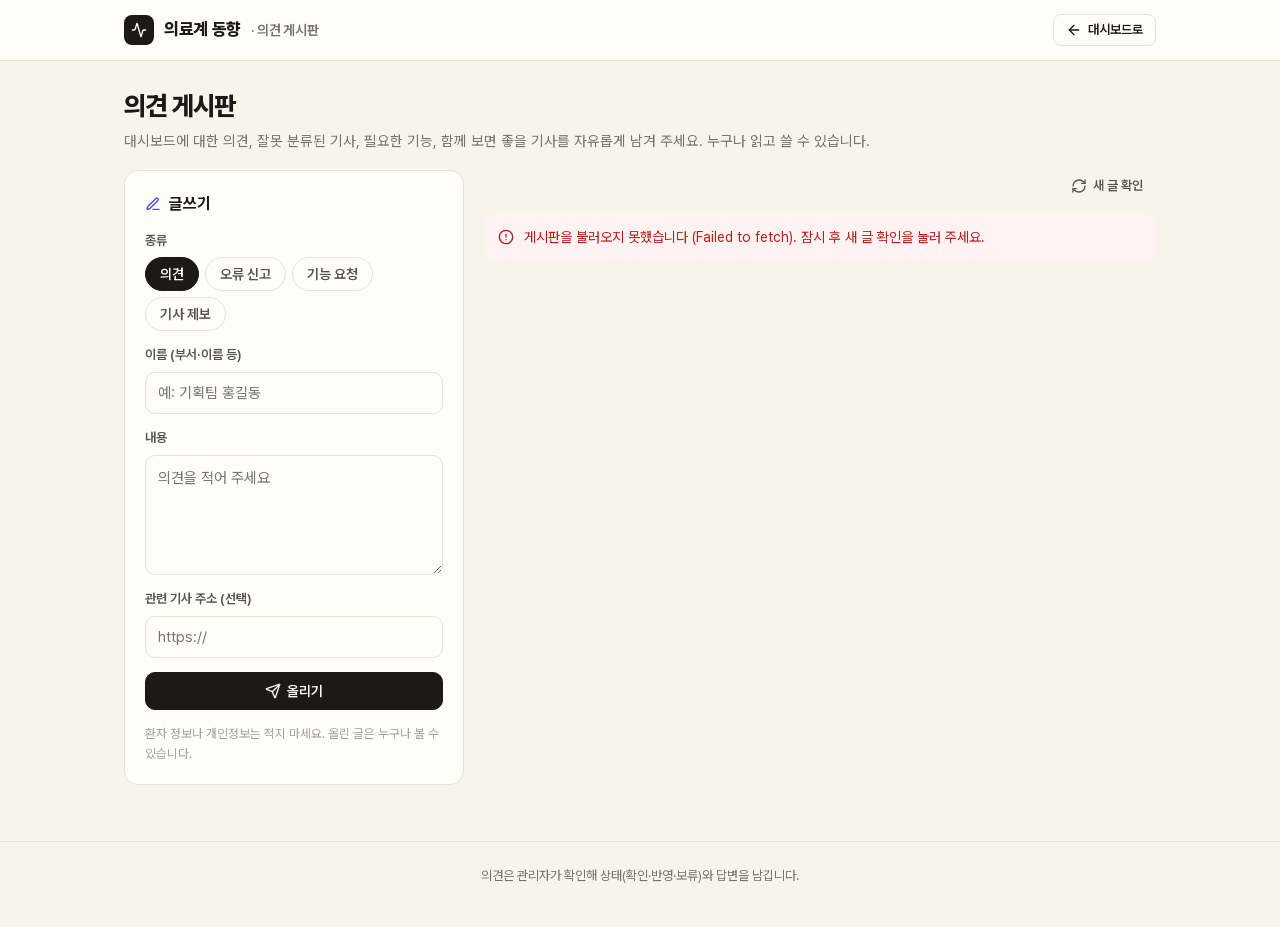
<file: feedback.html>
<!DOCTYPE html>
<html lang="ko">
<head>
<meta charset="utf-8">
<meta name="viewport" content="width=device-width, initial-scale=1">
<meta name="color-scheme" content="light">
<title>의견 게시판 · 의료계 동향</title>
<link rel="preload" href="assets/PretendardVariable.woff2" as="font" type="font/woff2" crossorigin>
<link rel="stylesheet" href="assets/sub.css">
<script src="assets/lucide.min.js"></script>
<style>
  .layout { display: grid; grid-template-columns: minmax(0, 340px) minmax(0, 1fr); gap: 20px; align-items: start; }
  .write { padding: 20px; position: sticky; top: 76px; display: grid; gap: 14px; }
  .write h2 { margin: 0; font-size: 16px; font-weight: 700; color: var(--heading); display: flex; align-items: center; gap: 8px; }
  .write h2 .lucide { color: var(--accent); }
  .ref { display: flex; align-items: flex-start; gap: 8px; padding: 10px 12px; border-radius: 10px; background: var(--surface); border: 1px solid var(--border); font-size: 13.5px; color: var(--body); }
  .ref .lucide { margin-top: 3px; color: var(--accent); }
  .ref > div { flex: 1; min-width: 0; }
  .ref button { border: 0; background: none; color: var(--muted); cursor: pointer; padding: 2px; border-radius: 4px; }
  .hp { position: absolute; left: -9999px; width: 1px; height: 1px; overflow: hidden; }
  .hint { font-size: 12.5px; color: var(--faint); margin: 0; }
  .list-head { display: flex; align-items: center; justify-content: space-between; gap: 12px; flex-wrap: wrap; margin-bottom: 12px; }
  .post { padding: 16px 18px; display: grid; gap: 8px; }
  .post + .post { margin-top: 10px; }
  .post-meta { display: flex; align-items: center; gap: 8px; flex-wrap: wrap; font-size: 13px; color: var(--muted); }
  .post-meta b { color: var(--heading); font-weight: 700; }
  .post-meta .sep { color: var(--faint); }
  .post-body { margin: 0; font-size: 15px; line-height: 1.75; color: var(--body); white-space: pre-wrap; }
  .post-ref { display: inline-flex; align-items: center; gap: 6px; max-width: 100%; font-size: 13px; color: var(--accent); text-decoration: none; }
  .post-ref span { overflow: hidden; text-overflow: ellipsis; white-space: nowrap; }
  .post-ref:hover span { text-decoration: underline; }
  .reply { margin-top: 2px; padding: 10px 12px; border-radius: 10px; background: var(--surface); border-left: 3px solid var(--accent); font-size: 14px; color: var(--body); white-space: pre-wrap; }
  .reply b { display: block; font-size: 12.5px; color: var(--accent); margin-bottom: 2px; }
  @media (max-width: 860px) {
    .layout { grid-template-columns: minmax(0, 1fr); }
    .write { position: static; }
  }
</style>
</head>
<body>
<header class="topbar">
  <div class="wrap tb">
    <a class="logo" href="./" target="_self"><span class="logo-mark"><i data-lucide="activity"></i></span>의료계 동향 <small class="hide-sm">· 의견 게시판</small></a>
    <div class="tb-right"><a class="btn btn-sm" href="./" target="_self"><i data-lucide="arrow-left"></i>대시보드로</a></div>
  </div>
</header>

<main class="wrap">
  <div class="head">
    <h1>의견 게시판</h1>
    <p>대시보드에 대한 의견, 잘못 분류된 기사, 필요한 기능, 함께 보면 좋을 기사를 자유롭게 남겨 주세요. 누구나 읽고 쓸 수 있습니다.</p>
  </div>

  <div class="layout">
    <form class="card write" id="form" autocomplete="off">
      <h2><i data-lucide="pen-line"></i>글쓰기</h2>
      <div class="field">
        <label>종류</label>
        <div class="chips" id="kinds" role="radiogroup" aria-label="종류"></div>
      </div>
      <div class="ref" id="ref" hidden>
        <i data-lucide="link"></i><div><b>관련 기사</b><br><span id="refTitle"></span></div>
        <button type="button" id="refClear" aria-label="관련 기사 빼기"><i data-lucide="x"></i></button>
      </div>
      <div class="field">
        <label for="name">이름 (부서·이름 등)</label>
        <input class="input" id="name" maxlength="20" placeholder="예: 기획팀 홍길동" required>
      </div>
      <div class="field">
        <label for="body">내용</label>
        <textarea class="textarea" id="body" maxlength="2000" placeholder="의견을 적어 주세요" required></textarea>
      </div>
      <div class="field">
        <label for="link">관련 기사 주소 (선택)</label>
        <input class="input" id="link" type="url" maxlength="500" placeholder="https://">
      </div>
      <input class="hp" id="website" tabindex="-1" aria-hidden="true">
      <button class="btn btn-dark" type="submit" id="submit"><i data-lucide="send"></i>올리기</button>
      <p class="hint">환자 정보나 개인정보는 적지 마세요. 올린 글은 누구나 볼 수 있습니다.</p>
    </form>

    <section>
      <div class="list-head">
        <div class="chips" id="filter"></div>
        <button class="btn btn-sm btn-ghost" type="button" id="reload"><i data-lucide="refresh-cw"></i>새 글 확인</button>
      </div>
      <div id="posts"><div class="state"><i data-lucide="loader" class="spin"></i><div>불러오는 중입니다</div></div></div>
    </section>
  </div>
</main>

<footer>의견은 관리자가 확인해 상태(확인·반영·보류)와 답변을 남깁니다.</footer>
<div class="toast" id="toast" role="status"></div>

<script>
  const API = 'https://medical-trend-api.bluebird1131.workers.dev';
  const KINDS = ['의견', '오류 신고', '기능 요청', '기사 제보'];
  const STATE_PILL = { 접수: 'no', 확인: 'need', 반영: 'ok', 보류: 'review' };
  const $ = id => document.getElementById(id);
  const esc = s => String(s ?? '').replace(/[&<>"']/g, c => ({ '&': '&amp;', '<': '&lt;', '>': '&gt;', '"': '&quot;', "'": '&#39;' }[c]));
  const icons = () => window.lucide && lucide.createIcons();
  let posts = [], kind = KINDS[0], show = '전체', refTitle = '';

  // 대시보드의 "이 기사에 의견 남기기"에서 넘어온 경우 관련 기사 채우기
  const qs = new URLSearchParams(location.search);
  if (qs.get('link')) {
    $('link').value = qs.get('link');
    refTitle = qs.get('title') || '';
    kind = qs.get('kind') && KINDS.includes(qs.get('kind')) ? qs.get('kind') : '오류 신고';
  }
  try { $('name').value = localStorage.getItem('fb-name') || ''; } catch {}

  function paintRef() {
    const on = !!refTitle && !!$('link').value;
    $('ref').hidden = !on;
    $('refTitle').textContent = refTitle;
  }
  $('refClear').addEventListener('click', () => { refTitle = ''; $('link').value = ''; paintRef(); });

  function paintKinds() {
    $('kinds').innerHTML = KINDS.map(k => `<button type="button" role="radio" aria-checked="${k === kind}" class="chip${k === kind ? ' on' : ''}" data-kind="${k}">${k}</button>`).join('');
  }
  $('kinds').addEventListener('click', e => { const b = e.target.closest('[data-kind]'); if (b) { kind = b.dataset.kind; paintKinds(); } });

  // 저장 시각은 UTC → 한국 시간으로
  function when(s) {
    const d = new Date(s.replace(' ', 'T') + 'Z'), diff = (Date.now() - d) / 60000;
    if (diff < 1) return '방금';
    if (diff < 60) return `${Math.floor(diff)}분 전`;
    if (diff < 1440) return `${Math.floor(diff / 60)}시간 전`;
    return d.toLocaleDateString('ko-KR', { timeZone: 'Asia/Seoul', month: 'long', day: 'numeric' });
  }

  function render() {
    const counts = KINDS.map(k => [k, posts.filter(p => p.kind === k).length]);
    $('filter').innerHTML = [['전체', posts.length], ...counts].map(([k, n]) =>
      `<button type="button" class="chip${k === show ? ' on' : ''}" data-show="${k}">${k}<span class="n">${n}</span></button>`).join('');
    const list = show === '전체' ? posts : posts.filter(p => p.kind === show);
    $('posts').innerHTML = list.length ? list.map(p => `<article class="card post">
        <div class="post-meta"><span class="pill ${p.kind === '오류 신고' ? 'bad' : p.kind === '기능 요청' ? 'need' : 'no'}">${esc(p.kind)}</span>
          <b>${esc(p.name)}</b><span class="sep">·</span><span>${when(p.created_at)}</span>
          <span style="margin-left:auto" class="pill ${STATE_PILL[p.state] || 'no'}">${esc(p.state)}</span></div>
        <p class="post-body">${esc(p.body)}</p>
        ${p.link ? `<a class="post-ref" href="${esc(p.link)}" target="_blank" rel="noopener"><i data-lucide="link"></i><span>${esc(p.title || p.link)}</span></a>` : ''}
        ${p.reply ? `<div class="reply"><b>관리자 답변</b>${esc(p.reply)}</div>` : ''}
      </article>`).join('')
      : `<div class="card state"><i data-lucide="message-square"></i><div>${posts.length ? '이 종류의 글이 없습니다' : '아직 올라온 의견이 없습니다. 첫 의견을 남겨 주세요.'}</div></div>`;
    icons();
  }
  $('filter').addEventListener('click', e => { const b = e.target.closest('[data-show]'); if (b) { show = b.dataset.show; render(); } });

  async function load() {
    $('reload').disabled = true;
    try {
      const r = await fetch(API + '/api/posts', { cache: 'no-store' });
      const j = await r.json();
      if (!r.ok) throw new Error(j.error || r.status);
      posts = j.posts || [];
      render();
    } catch (e) {
      $('posts').innerHTML = `<div class="notice bad"><i data-lucide="circle-alert"></i><div>게시판을 불러오지 못했습니다 (${esc(e.message)}). 잠시 후 새 글 확인을 눌러 주세요.</div></div>`;
      icons();
    } finally { $('reload').disabled = false; }
  }
  $('reload').addEventListener('click', load);

  function toast(msg) {
    const t = $('toast'); t.textContent = msg; t.classList.add('show');
    clearTimeout(toast.t); toast.t = setTimeout(() => t.classList.remove('show'), 2400);
  }

  $('form').addEventListener('submit', async e => {
    e.preventDefault();
    const btn = $('submit'); btn.disabled = true;
    const data = { name: $('name').value.trim(), body: $('body').value.trim(), kind, link: $('link').value.trim(), title: refTitle, website: $('website').value };
    try {
      const r = await fetch(API + '/api/posts', { method: 'POST', headers: { 'content-type': 'application/json' }, body: JSON.stringify(data) });
      const j = await r.json();
      if (!r.ok) throw new Error(j.error || r.status);
      try { localStorage.setItem('fb-name', data.name); } catch {}
      $('body').value = ''; $('link').value = ''; refTitle = ''; paintRef();
      toast('의견을 올렸습니다');
      show = '전체';
      await load();
    } catch (err) {
      toast(err.message);
    } finally { btn.disabled = false; }
  });

  paintKinds(); paintRef(); icons(); load();
</script>
</body>
</html>
</file>
<file: assets/sub.css>
/* 관리자·게시판 페이지 공통 스타일 (index.html 과 같은 토큰: 아이보리 + indigo, 밝은 화면 고정) */
@font-face {
  font-family: "Pretendard Variable"; font-weight: 45 920; font-style: normal; font-display: swap;
  src: url("PretendardVariable.woff2") format("woff2-variations");
}
:root {
  --background: #f7f4ec; --surface: #fbf9f3; --card: #fffdf8;
  --foreground: #1c1917; --heading: #1c1917; --body: #292524; --soft: #57534e; --muted: #78716c; --faint: #a8a29e;
  --border: #e8e2d4; --border-strong: #d8d0bd; --hover: #f2ede2;
  --primary: #1c1917; --primary-foreground: #fafaf9;
  --accent: #4f46e5; --accent-soft: #eceefb; --on-accent: #ffffff;
  --ok: #15803d; --ok-soft: #f0fdf4; --warn: #b45309; --warn-soft: #fffbeb; --bad: #b91c1c; --bad-soft: #fef2f2;
  --radius: 14px;
  color-scheme: light;
}
* { box-sizing: border-box; }
body {
  margin: 0; background: var(--background); color: var(--foreground);
  font-family: "Pretendard Variable", Pretendard, -apple-system, "Malgun Gothic", sans-serif;
  font-size: 16px; line-height: 1.6; word-break: keep-all; overflow-wrap: break-word; -webkit-font-smoothing: antialiased;
}
button, input, select, textarea { font: inherit; color: inherit; }
[hidden] { display: none !important; }
.lucide { width: 16px; height: 16px; stroke-width: 2; flex-shrink: 0; }
:focus-visible { outline: 2px solid var(--ring, #a1a1aa); outline-offset: 2px; }
a { color: inherit; }

.wrap { max-width: 1080px; margin: 0 auto; padding: 0 24px; }
.wrap.narrow { max-width: 760px; }

/* 상단 바 */
.topbar { position: sticky; top: 0; z-index: 30; background: var(--card); border-bottom: 1px solid var(--border); }
.tb { display: flex; align-items: center; justify-content: space-between; gap: 12px; height: 60px; }
.logo { display: flex; align-items: center; gap: 10px; font-weight: 800; font-size: 17px; letter-spacing: -0.02em; text-decoration: none; color: var(--heading); }
.logo-mark { width: 30px; height: 30px; border-radius: 8px; display: grid; place-items: center; background: var(--primary); color: var(--primary-foreground); }
.logo small { font-size: 14px; font-weight: 600; color: var(--muted); }
.tb-right { display: flex; align-items: center; gap: 6px; }

/* 제목 */
.head { padding: 28px 0 18px; }
.head h1 { margin: 0; font-size: 26px; line-height: 1.3; font-weight: 800; letter-spacing: -0.03em; color: var(--heading); text-wrap: balance; }
.head p { margin: 6px 0 0; font-size: 14.5px; color: var(--muted); }

/* 공통 부품 */
.card { background: var(--card); border: 1px solid var(--border); border-radius: var(--radius); }
.btn {
  display: inline-flex; align-items: center; justify-content: center; gap: 6px; height: 38px; padding: 0 16px; border-radius: 10px;
  border: 1px solid var(--border); background: var(--card); font-size: 14px; font-weight: 600; cursor: pointer; text-decoration: none; white-space: nowrap;
}
.btn:hover { background: var(--hover); }
.btn:disabled { opacity: .5; cursor: default; }
.btn-dark { background: var(--primary); border-color: var(--primary); color: var(--primary-foreground); }
.btn-dark:hover { background: var(--primary); opacity: .88; }
.btn-sm { height: 32px; padding: 0 12px; font-size: 13px; border-radius: 8px; }
.btn-ghost { border-color: transparent; background: transparent; color: var(--soft); }
.btn-ghost:hover { background: var(--hover); color: var(--foreground); }
.field { display: grid; gap: 6px; }
.field label { font-size: 13px; font-weight: 600; color: var(--soft); }
.input, .textarea, .select {
  width: 100%; border-radius: 10px; border: 1px solid var(--border); background: var(--card); color: var(--foreground); font-size: 15px;
}
.input, .select { height: 42px; padding: 0 12px; }
.textarea { padding: 10px 12px; min-height: 120px; resize: vertical; line-height: 1.6; }
.input:focus, .textarea:focus, .select:focus { outline: none; border-color: var(--accent); box-shadow: 0 0 0 3px var(--accent-soft); }
.chips { display: flex; gap: 6px; flex-wrap: wrap; }
.chip {
  height: 34px; padding: 0 14px; border-radius: 999px; border: 1px solid var(--border); background: var(--card);
  font-size: 14px; font-weight: 600; color: var(--soft); cursor: pointer; white-space: nowrap;
}
.chip:hover { border-color: var(--border-strong); color: var(--foreground); }
.chip .n { margin-left: 5px; font-weight: 500; color: var(--faint); }
.chip.on { background: var(--primary); border-color: var(--primary); color: var(--primary-foreground); }
.chip.on .n { color: inherit; opacity: .6; }
.pill { display: inline-flex; align-items: center; gap: 4px; height: 22px; padding: 0 8px; border-radius: 6px; font-size: 12px; font-weight: 700; white-space: nowrap; }
.pill.need { background: var(--accent-soft); color: var(--accent); }
.pill.review { background: var(--warn-soft); color: var(--warn); }
.pill.no { background: var(--hover); color: var(--muted); }
.pill.ok { background: var(--ok-soft); color: var(--ok); }
.pill.bad { background: var(--bad-soft); color: var(--bad); }
.notice { display: flex; gap: 10px; align-items: flex-start; padding: 12px 14px; border-radius: 10px; font-size: 14px; background: var(--accent-soft); color: var(--accent); }
.notice.bad { background: var(--bad-soft); color: var(--bad); }
.notice .lucide { margin-top: 3px; }
.state { text-align: center; padding: 56px 16px; color: var(--muted); font-size: 14px; }
.state .lucide { width: 32px; height: 32px; stroke-width: 1.5; margin-bottom: 10px; color: var(--faint); }
.toast {
  position: fixed; left: 50%; bottom: 24px; transform: translate(-50%, 20px); z-index: 60; padding: 10px 16px; border-radius: 10px;
  background: var(--primary); color: var(--primary-foreground); font-size: 14px; font-weight: 600; opacity: 0; pointer-events: none; transition: opacity .2s, transform .2s;
}
.toast.show { opacity: 1; transform: translate(-50%, 0); }
@keyframes spin { to { transform: rotate(360deg); } }
.spin { animation: spin 1s linear infinite; }
footer { margin-top: 56px; padding: 24px 16px 40px; border-top: 1px solid var(--border); text-align: center; font-size: 13px; color: var(--muted); }
@media (max-width: 760px) {
  .wrap { padding: 0 16px; }
  .head h1 { font-size: 22px; }
  .hide-sm { display: none; }
}
@media (prefers-reduced-motion: reduce) { .spin { animation: none; } .toast { transition: none; } }
</file>
